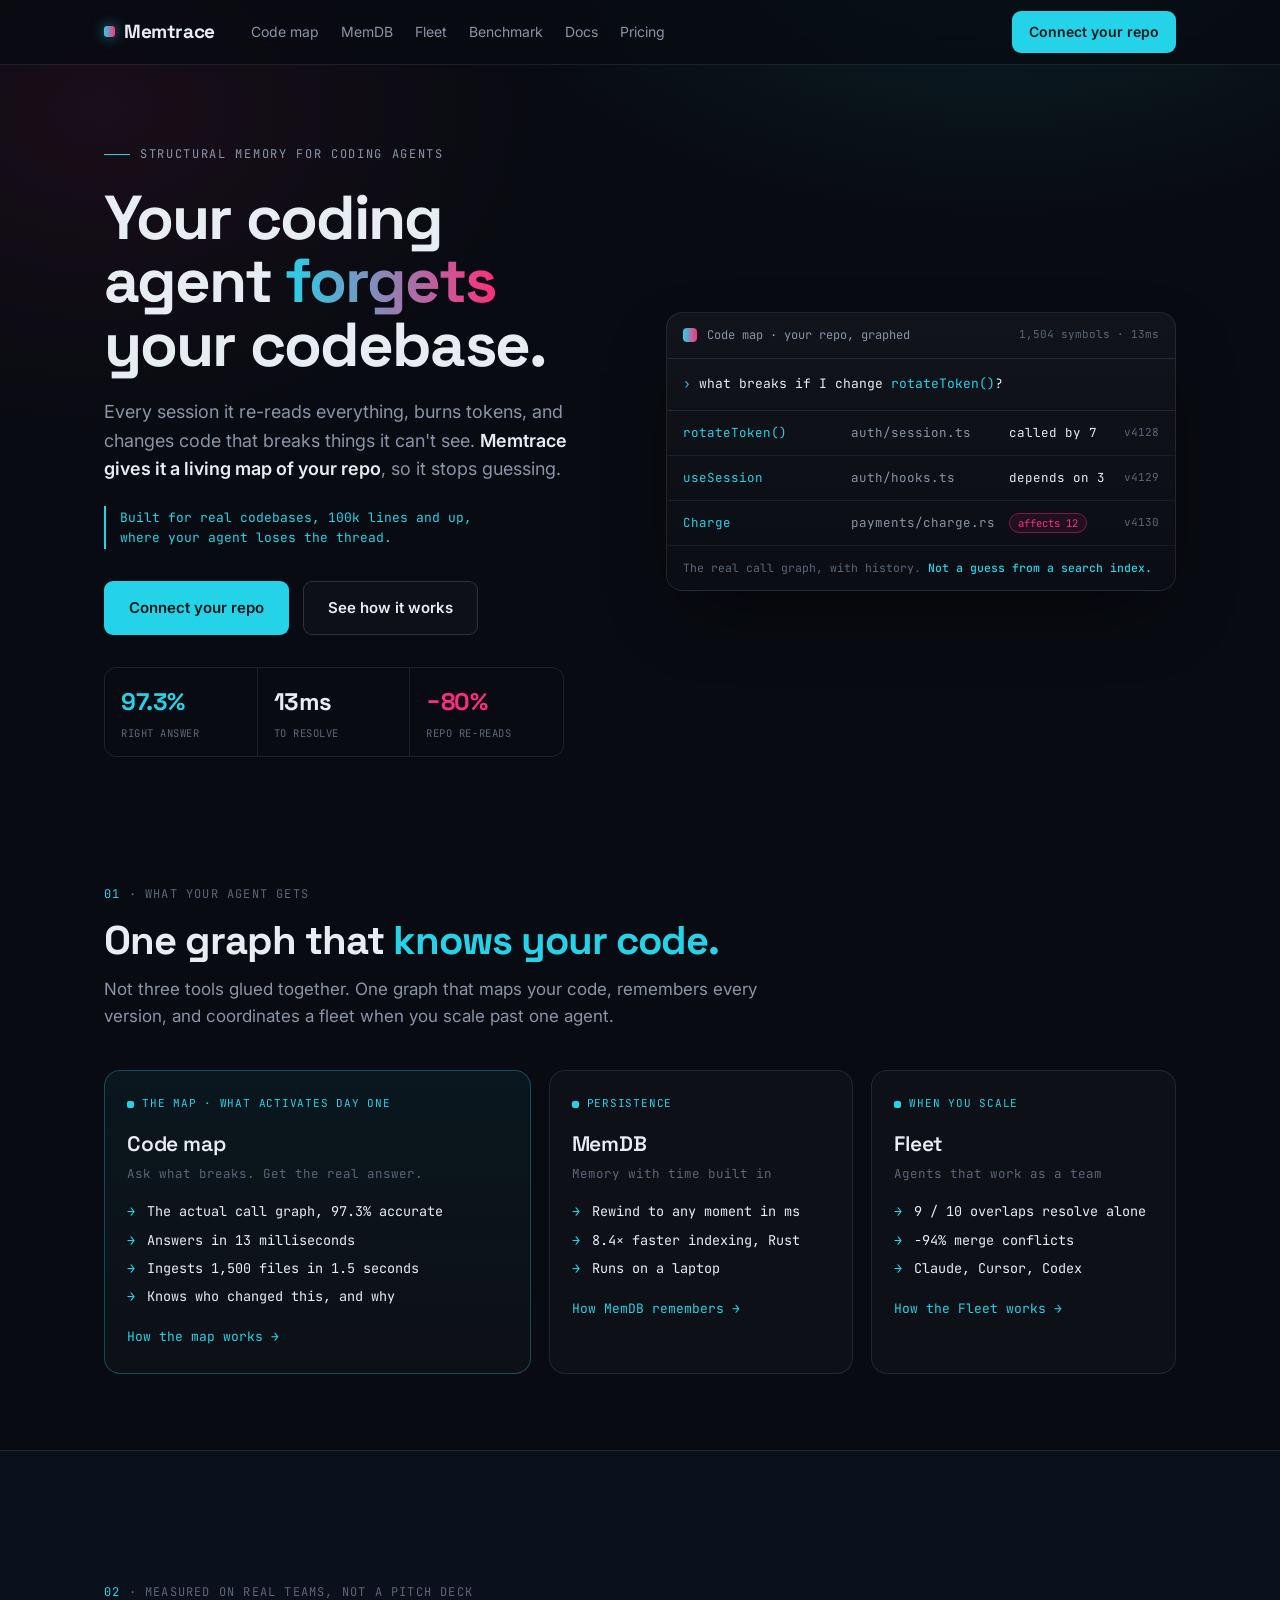
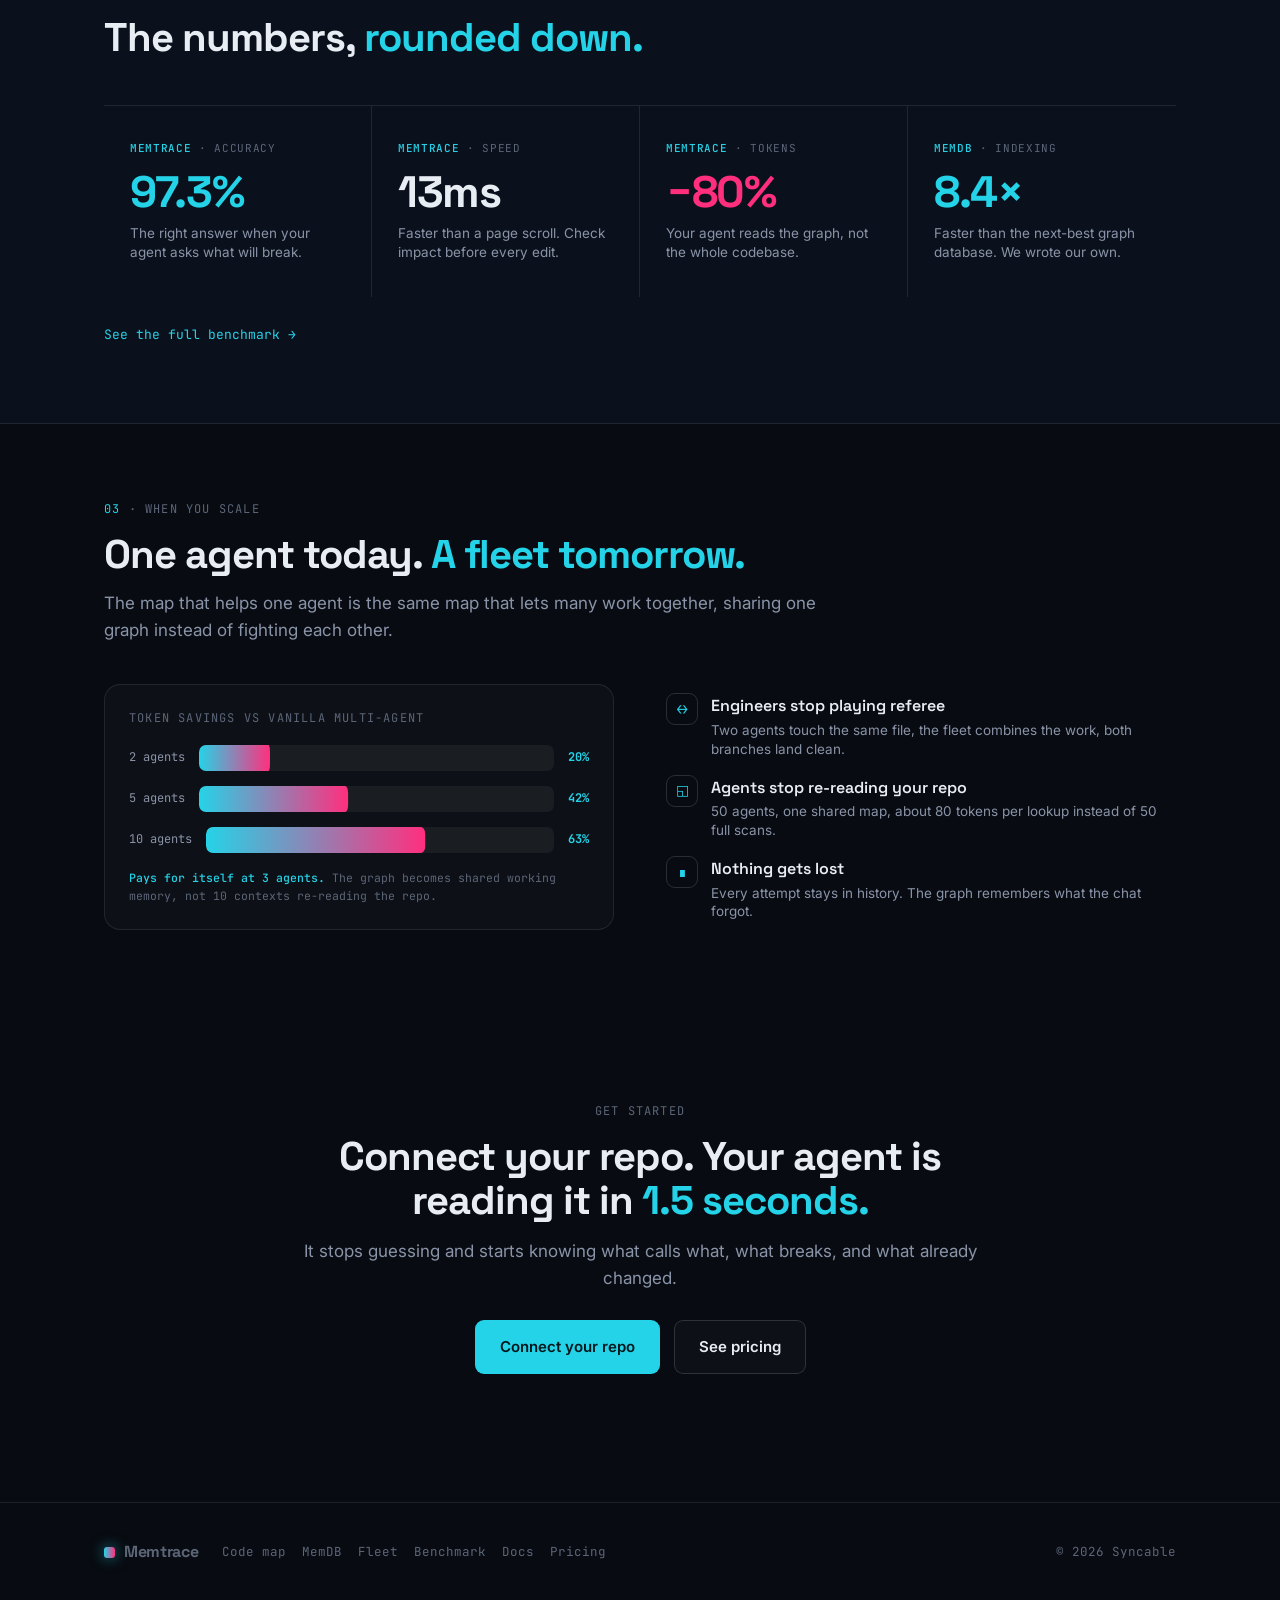
<file: index.html>
<!DOCTYPE html>
<html lang="en">
<head>
<meta charset="UTF-8">
<meta name="viewport" content="width=device-width, initial-scale=1">
<title>Memtrace | Structural memory for your coding agent</title>
<meta name="description" content="Memtrace gives your coding agent a living map of your codebase: what calls what, what breaks, and what already changed. Built for real codebases where your agent loses the thread.">
<link rel="preconnect" href="https://fonts.googleapis.com"><link rel="preconnect" href="https://fonts.gstatic.com" crossorigin>
<link href="https://fonts.googleapis.com/css2?family=Space+Grotesk:wght@400;500;600;700&family=Inter:wght@400;500;600&family=JetBrains+Mono:wght@400;500;700&display=swap" rel="stylesheet">
<link rel="stylesheet" href="styles.css">
</head>
<body>
<header><div class="wrap nav">
  <a class="logo" href="index.html"><span class="dot"></span>Memtrace</a>
  <nav class="links">
    <a href="codemap.html">Code map</a><a href="memdb.html">MemDB</a><a href="fleet.html">Fleet</a>
    <a href="benchmark.html">Benchmark</a><a href="docs.html">Docs</a><a href="pricing.html">Pricing</a>
  </nav>
  <div class="right"><a class="btn btn-primary" href="connect.html">Connect your repo</a></div>
</div></header>

<main class="wrap">
  <section class="hero split hero-split" style="padding:80px 0 52px">
    <div>
      <div class="eyebrow">Structural memory for coding agents</div>
      <h1>Your coding agent <em>forgets</em> your codebase.</h1>
      <p class="lede">Every session it re-reads everything, burns tokens, and changes code that breaks things it can't see. <b>Memtrace gives it a living map of your repo</b>, so it stops guessing.</p>
      <div class="forwho">Built for real codebases, 100k lines and up, where your agent loses the thread.</div>
      <div class="cta-row">
        <a class="btn btn-primary btn-lg" href="connect.html">Connect your repo</a>
        <a class="btn btn-ghost btn-lg" href="codemap.html">See how it works</a>
      </div>
      <div class="stats">
        <div class="stat"><div class="n c">97.3%</div><div class="l">right answer</div></div>
        <div class="stat"><div class="n">13ms</div><div class="l">to resolve</div></div>
        <div class="stat"><div class="n m">−80%</div><div class="l">repo re-reads</div></div>
      </div>
    </div>
    <div class="card reveal">
      <div class="card-head"><span class="lg"></span>Code map · your repo, graphed<span class="meta">1,504 symbols · 13ms</span></div>
      <div class="qbar"><span class="caret">›</span> what breaks if I change <span style="color:var(--cyan)">rotateToken()</span>?</div>
      <div class="row"><span class="sym">rotateToken()</span><span class="file">auth/session.ts</span><span class="rel">called by 7</span><span class="v">v4128</span></div>
      <div class="row"><span class="sym">useSession</span><span class="file">auth/hooks.ts</span><span class="rel">depends on 3</span><span class="v">v4129</span></div>
      <div class="row"><span class="sym">Charge</span><span class="file">payments/charge.rs</span><span class="rel"><span class="tag risk">affects 12</span></span><span class="v">v4130</span></div>
      <div class="card-foot">The real call graph, with history. <b>Not a guess from a search index.</b></div>
    </div>
  </section>

  <section id="map">
    <div class="smark"><span>01</span> · What your agent gets</div>
    <h2>One graph that <em>knows your code.</em></h2>
    <p class="sublede">Not three tools glued together. One graph that maps your code, remembers every version, and coordinates a fleet when you scale past one agent.</p>
    <div class="jobs">
      <div class="job lead reveal">
        <div class="jn"><span class="b"></span>The map · what activates day one</div>
        <h3>Code map</h3><div class="tag-r">Ask what breaks. Get the real answer.</div>
        <ul><li>The actual call graph, 97.3% accurate</li><li>Answers in 13 milliseconds</li><li>Ingests 1,500 files in 1.5 seconds</li><li>Knows who changed this, and why</li></ul>
        <a class="more" href="codemap.html">How the map works →</a>
      </div>
      <div class="job reveal">
        <div class="jn"><span class="b"></span>Persistence</div>
        <h3>MemDB</h3><div class="tag-r">Memory with time built in</div>
        <ul><li>Rewind to any moment in ms</li><li>8.4× faster indexing, Rust</li><li>Runs on a laptop</li></ul>
        <a class="more" href="memdb.html">How MemDB remembers →</a>
      </div>
      <div class="job reveal">
        <div class="jn"><span class="b"></span>When you scale</div>
        <h3>Fleet</h3><div class="tag-r">Agents that work as a team</div>
        <ul><li>9 / 10 overlaps resolve alone</li><li>−94% merge conflicts</li><li>Claude, Cursor, Codex</li></ul>
        <a class="more" href="fleet.html">How the Fleet works →</a>
      </div>
    </div>
  </section>
</main>

<section class="numbers" id="numbers">
  <div class="wrap" style="padding-top:56px;padding-bottom:8px">
    <div class="smark"><span>02</span> · Measured on real teams, not a pitch deck</div>
    <h2>The numbers, <em>rounded down.</em></h2>
  </div>
  <div class="wrap" style="padding-top:24px">
    <div class="numgrid">
      <div class="num"><div class="cat"><b>Memtrace</b> · accuracy</div><div class="big c">97.3%</div><p>The right answer when your agent asks what will break.</p></div>
      <div class="num"><div class="cat"><b>Memtrace</b> · speed</div><div class="big">13ms</div><p>Faster than a page scroll. Check impact before every edit.</p></div>
      <div class="num"><div class="cat"><b>Memtrace</b> · tokens</div><div class="big m">−80%</div><p>Your agent reads the graph, not the whole codebase.</p></div>
      <div class="num"><div class="cat"><b>MemDB</b> · indexing</div><div class="big c">8.4×</div><p>Faster than the next-best graph database. We wrote our own.</p></div>
    </div>
    <div style="margin-top:24px"><a class="more" href="benchmark.html">See the full benchmark →</a></div>
  </div>
</section>

<main class="wrap">
  <section id="fleet">
    <div class="smark"><span>03</span> · When you scale</div>
    <h2>One agent today. <em>A fleet tomorrow.</em></h2>
    <p class="sublede">The map that helps one agent is the same map that lets many work together, sharing one graph instead of fighting each other.</p>
    <div class="split">
      <div class="curve reveal">
        <div class="smark" style="margin-bottom:16px">Token savings vs vanilla multi-agent</div>
        <div class="bars">
          <div class="bar-row"><span class="lab">2 agents</span><div class="track"><div class="fill" style="--w:.2"></div></div><span class="pct">20%</span></div>
          <div class="bar-row"><span class="lab">5 agents</span><div class="track"><div class="fill" style="--w:.42"></div></div><span class="pct">42%</span></div>
          <div class="bar-row"><span class="lab">10 agents</span><div class="track"><div class="fill" style="--w:.63"></div></div><span class="pct">63%</span></div>
        </div>
        <div class="card-foot" style="padding:16px 0 0"><b>Pays for itself at 3 agents.</b> The graph becomes shared working memory, not 10 contexts re-reading the repo.</div>
      </div>
      <div class="feat">
        <div class="f"><div class="ic">↔</div><div><h4>Engineers stop playing referee</h4><p>Two agents touch the same file, the fleet combines the work, both branches land clean.</p></div></div>
        <div class="f"><div class="ic">◱</div><div><h4>Agents stop re-reading your repo</h4><p>50 agents, one shared map, about 80 tokens per lookup instead of 50 full scans.</p></div></div>
        <div class="f"><div class="ic">∎</div><div><h4>Nothing gets lost</h4><p>Every attempt stays in history. The graph remembers what the chat forgot.</p></div></div>
      </div>
    </div>
  </section>

  <section class="close">
    <div class="smark" style="text-align:center">Get started</div>
    <h2>Connect your repo. Your agent is reading it in <em>1.5 seconds.</em></h2>
    <p class="sublede">It stops guessing and starts knowing what calls what, what breaks, and what already changed.</p>
    <div class="cta-row" style="justify-content:center">
      <a class="btn btn-primary btn-lg" href="connect.html">Connect your repo</a>
      <a class="btn btn-ghost btn-lg" href="pricing.html">See pricing</a>
    </div>
  </section>
</main>

<footer><div class="wrap foot">
  <a class="logo" href="index.html"><span class="dot"></span>Memtrace</a>
  <nav><a href="codemap.html">Code map</a><a href="memdb.html">MemDB</a><a href="fleet.html">Fleet</a><a href="benchmark.html">Benchmark</a><a href="docs.html">Docs</a><a href="pricing.html">Pricing</a></nav>
  <span class="c">© 2026 Syncable</span>
</div></footer>
<script>const io=new IntersectionObserver((es)=>{es.forEach(e=>{if(e.isIntersecting){e.target.classList.add('in');io.unobserve(e.target)}})},{threshold:.15});document.querySelectorAll('.reveal').forEach(el=>io.observe(el));</script>
</body>
</html>
</file>
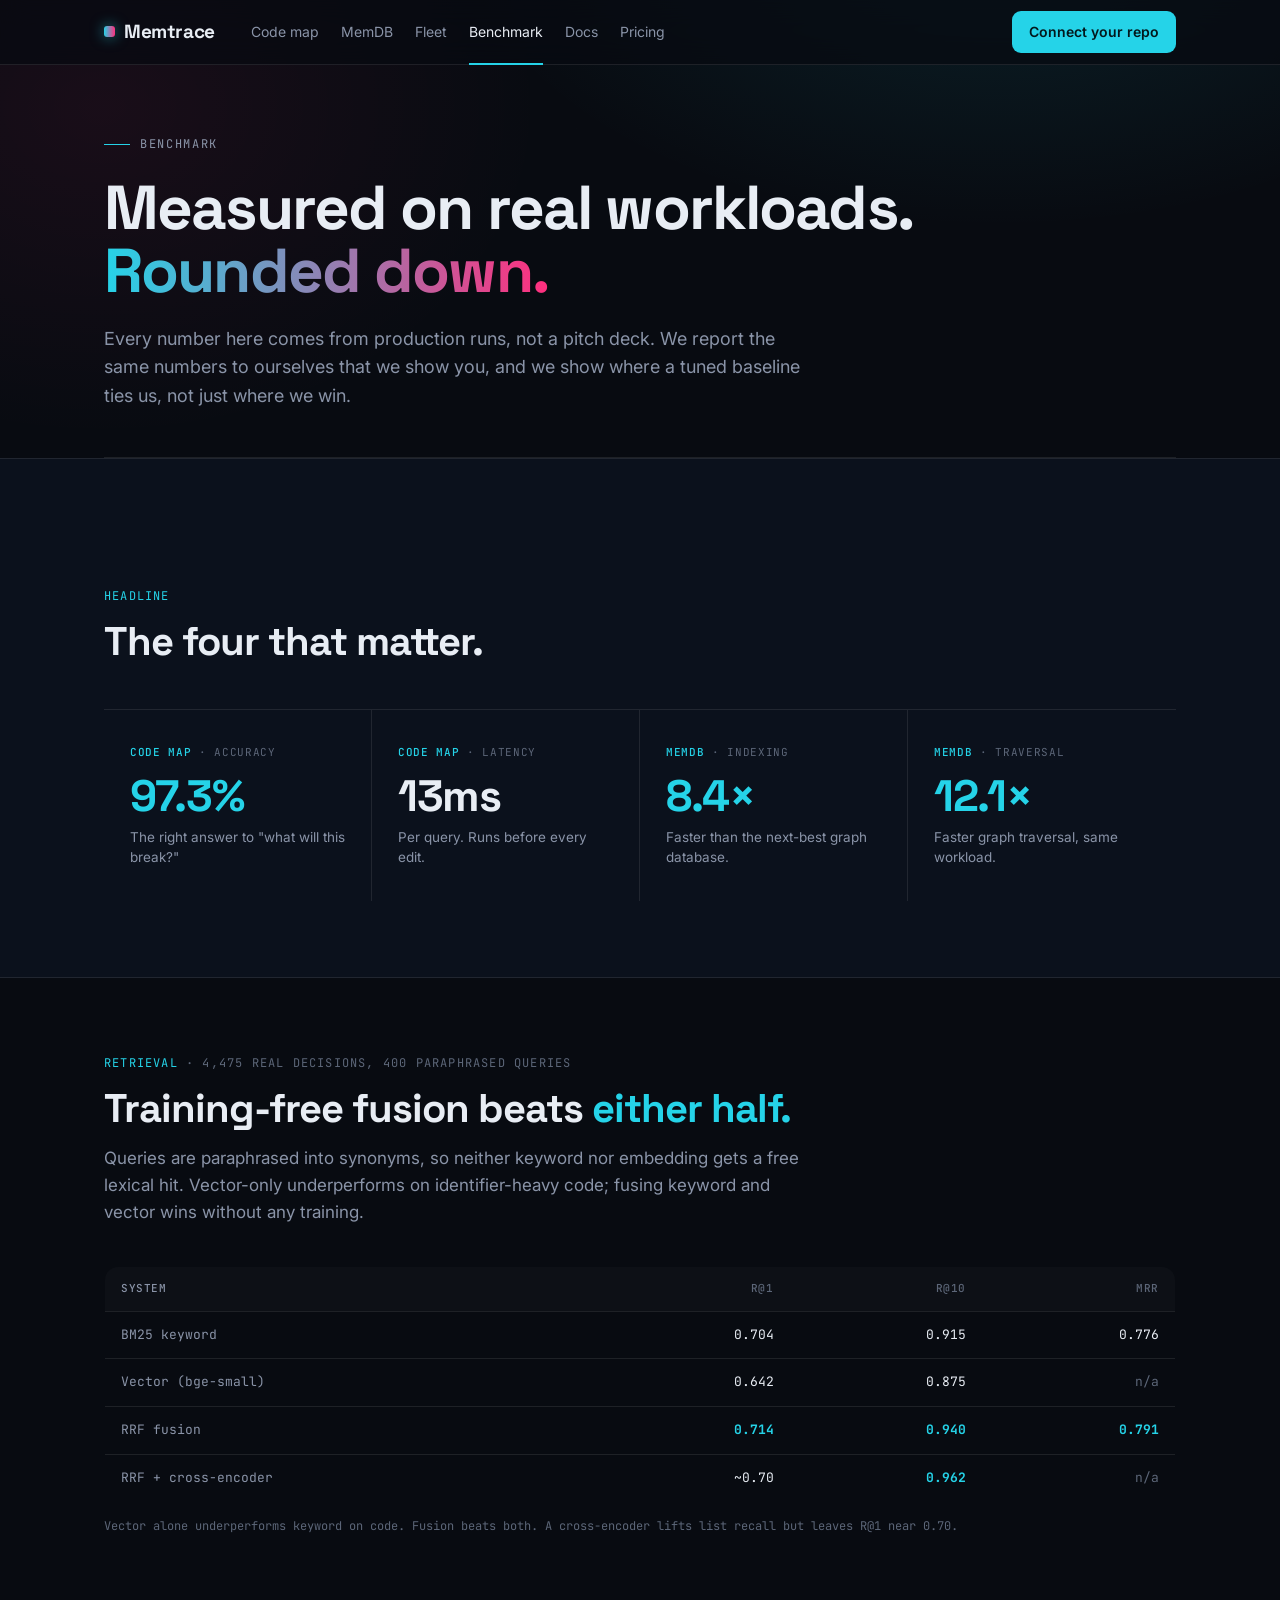
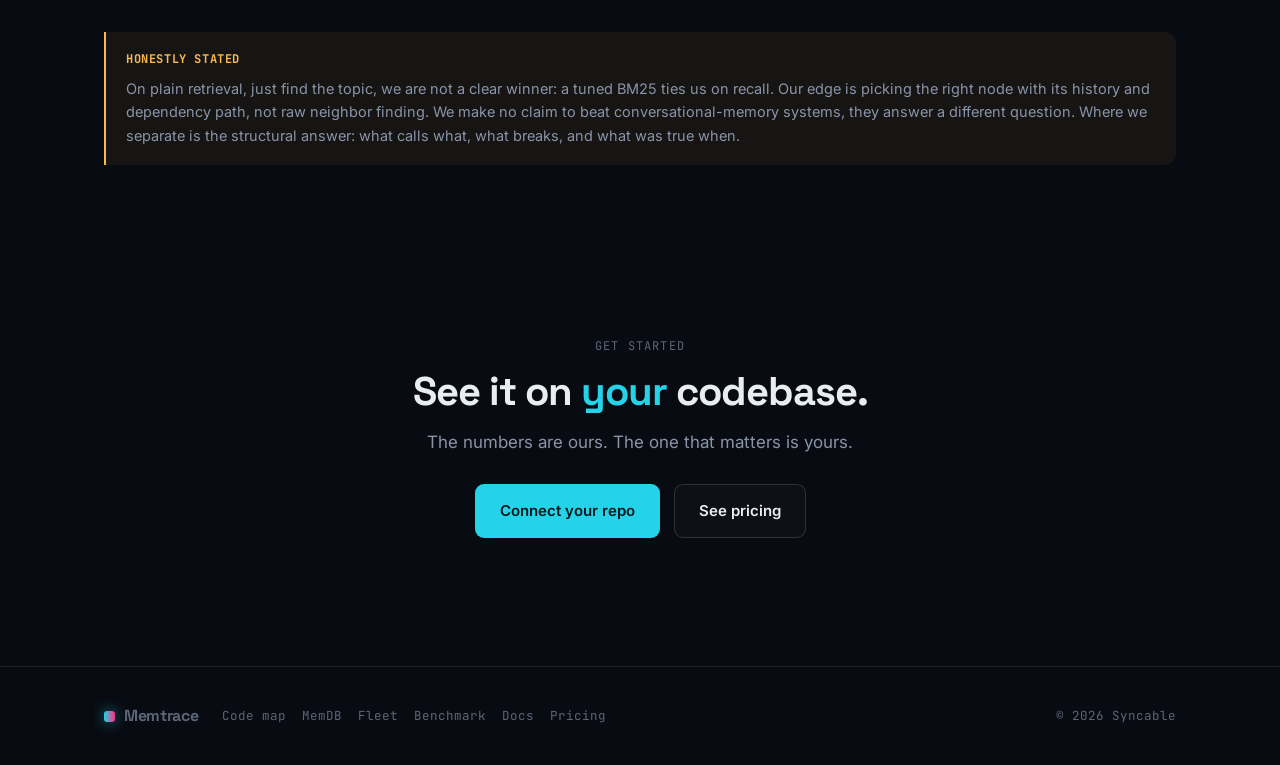
<file: benchmark.html>
<!DOCTYPE html>
<html lang="en">
<head>
<meta charset="UTF-8">
<meta name="viewport" content="width=device-width, initial-scale=1">
<title>Benchmark | Memtrace</title>
<meta name="description" content="Measured on real workloads and rounded down. We show where we tie, not just where we win.">
<link rel="preconnect" href="https://fonts.googleapis.com"><link rel="preconnect" href="https://fonts.gstatic.com" crossorigin>
<link href="https://fonts.googleapis.com/css2?family=Space+Grotesk:wght@400;500;600;700&family=Inter:wght@400;500;600&family=JetBrains+Mono:wght@400;500;700&display=swap" rel="stylesheet">
<link rel="stylesheet" href="styles.css">
</head>
<body>
<header><div class="wrap nav">
  <a class="logo" href="index.html"><span class="dot"></span>Memtrace</a>
  <nav class="links"><a href="codemap.html">Code map</a><a href="memdb.html">MemDB</a><a href="fleet.html">Fleet</a><a href="benchmark.html" class="active">Benchmark</a><a href="docs.html">Docs</a><a href="pricing.html">Pricing</a></nav>
  <div class="right"><a class="btn btn-primary" href="connect.html">Connect your repo</a></div>
</div></header>

<main class="wrap">
  <section class="phero">
    <div class="eyebrow">Benchmark</div>
    <h1 style="max-width:14em">Measured on real workloads. <em>Rounded down.</em></h1>
    <p class="lede" style="max-width:40em">Every number here comes from production runs, not a pitch deck. We report the same numbers to ourselves that we show you, and we show where a tuned baseline ties us, not just where we win.</p>
  </section>
</main>

<section class="numbers">
  <div class="wrap" style="padding-top:52px;padding-bottom:8px"><div class="smark"><span>Headline</span></div><h2>The four that matter.</h2></div>
  <div class="wrap" style="padding-top:24px"><div class="numgrid">
    <div class="num"><div class="cat"><b>Code map</b> · accuracy</div><div class="big c">97.3%</div><p>The right answer to "what will this break?"</p></div>
    <div class="num"><div class="cat"><b>Code map</b> · latency</div><div class="big">13ms</div><p>Per query. Runs before every edit.</p></div>
    <div class="num"><div class="cat"><b>MemDB</b> · indexing</div><div class="big c">8.4×</div><p>Faster than the next-best graph database.</p></div>
    <div class="num"><div class="cat"><b>MemDB</b> · traversal</div><div class="big c">12.1×</div><p>Faster graph traversal, same workload.</p></div>
  </div></div>
</section>

<main class="wrap">
  <section>
    <div class="smark"><span>Retrieval</span> · 4,475 real decisions, 400 paraphrased queries</div>
    <h2>Training-free fusion beats <em>either half.</em></h2>
    <p class="sublede">Queries are paraphrased into synonyms, so neither keyword nor embedding gets a free lexical hit. Vector-only underperforms on identifier-heavy code; fusing keyword and vector wins without any training.</p>
    <table class="btable reveal">
      <thead><tr><th>System</th><th>R@1</th><th>R@10</th><th>MRR</th></tr></thead>
      <tbody>
        <tr><td>BM25 keyword</td><td>0.704</td><td>0.915</td><td>0.776</td></tr>
        <tr><td>Vector (bge-small)</td><td>0.642</td><td>0.875</td><td style="color:var(--dim)">n/a</td></tr>
        <tr><td>RRF fusion</td><td class="win">0.714</td><td class="win">0.940</td><td class="win">0.791</td></tr>
        <tr><td>RRF + cross-encoder</td><td>~0.70</td><td class="win">0.962</td><td style="color:var(--dim)">n/a</td></tr>
      </tbody>
    </table>
    <p style="color:var(--dim);font-family:var(--mono);font-size:12px;margin-top:14px">Vector alone underperforms keyword on code. Fusion beats both. A cross-encoder lifts list recall but leaves R@1 near 0.70.</p>
  </section>

  <section style="padding-top:20px">
    <div class="note reveal">
      <b>Honestly stated</b>
      On plain retrieval, just find the topic, we are not a clear winner: a tuned BM25 ties us on recall. Our edge is picking the right node with its history and dependency path, not raw neighbor finding. We make no claim to beat conversational-memory systems, they answer a different question. Where we separate is the structural answer: what calls what, what breaks, and what was true when.
    </div>
  </section>
</main>

<section class="close">
  <div class="wrap" style="text-align:center">
    <div class="smark" style="text-align:center">Get started</div>
    <h2>See it on <em>your</em> codebase.</h2>
    <p class="sublede" style="margin:0 auto 28px">The numbers are ours. The one that matters is yours.</p>
    <div class="cta-row" style="justify-content:center"><a class="btn btn-primary btn-lg" href="connect.html">Connect your repo</a><a class="btn btn-ghost btn-lg" href="pricing.html">See pricing</a></div>
  </div>
</section>

<footer><div class="wrap foot">
  <a class="logo" href="index.html"><span class="dot"></span>Memtrace</a>
  <nav><a href="codemap.html">Code map</a><a href="memdb.html">MemDB</a><a href="fleet.html">Fleet</a><a href="benchmark.html">Benchmark</a><a href="docs.html">Docs</a><a href="pricing.html">Pricing</a></nav>
  <span class="c">© 2026 Syncable</span>
</div></footer>
<script>const io=new IntersectionObserver((es)=>{es.forEach(e=>{if(e.isIntersecting){e.target.classList.add('in');io.unobserve(e.target)}})},{threshold:.15});document.querySelectorAll('.reveal').forEach(el=>io.observe(el));</script>
</body>
</html>
</file>
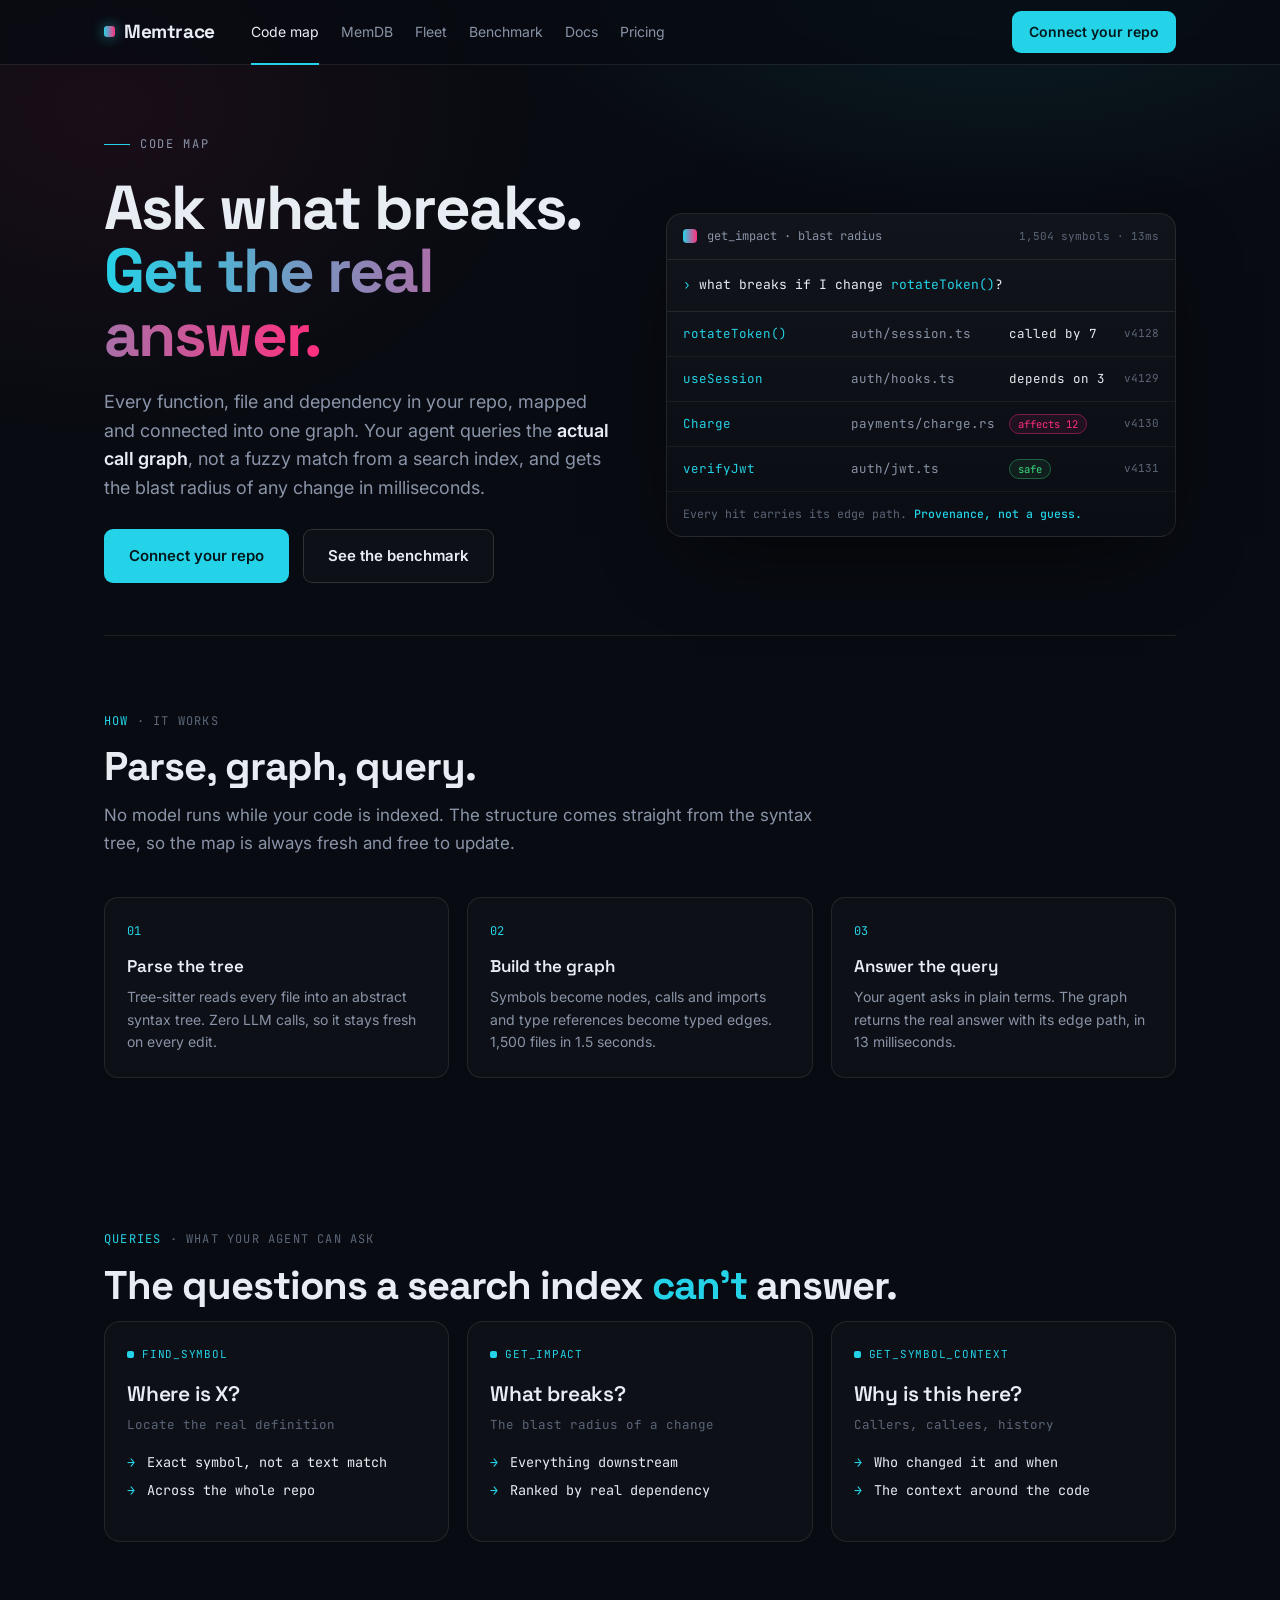
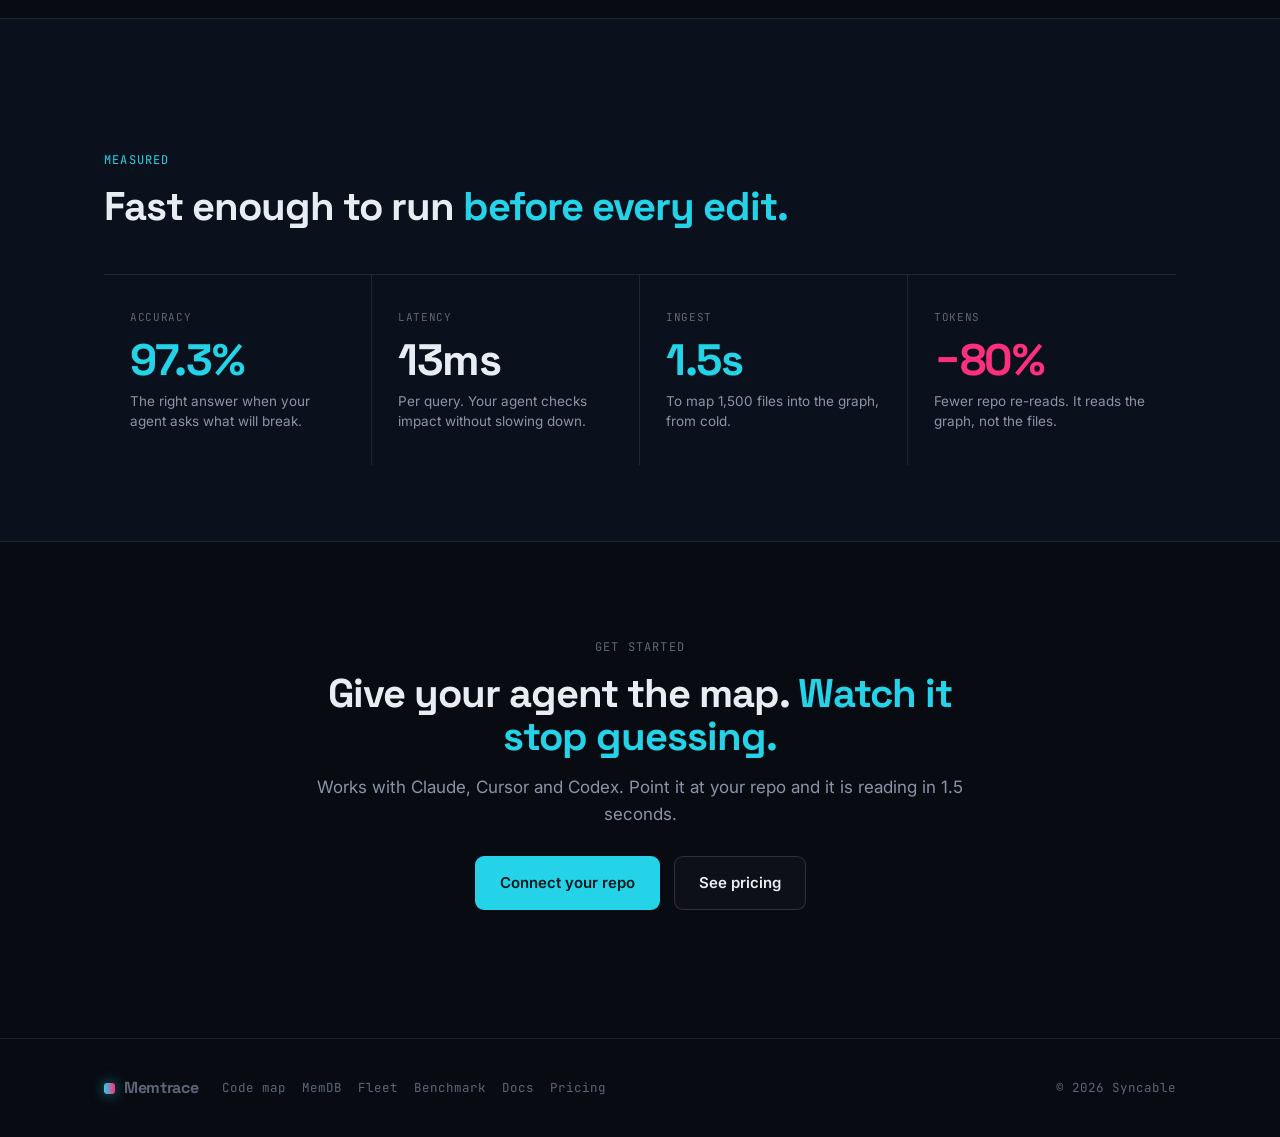
<file: codemap.html>
<!DOCTYPE html>
<html lang="en">
<head>
<meta charset="UTF-8">
<meta name="viewport" content="width=device-width, initial-scale=1">
<title>Code map | Memtrace</title>
<meta name="description" content="A living map of your codebase. Ask what breaks and get the real answer from the call graph, in milliseconds.">
<link rel="preconnect" href="https://fonts.googleapis.com"><link rel="preconnect" href="https://fonts.gstatic.com" crossorigin>
<link href="https://fonts.googleapis.com/css2?family=Space+Grotesk:wght@400;500;600;700&family=Inter:wght@400;500;600&family=JetBrains+Mono:wght@400;500;700&display=swap" rel="stylesheet">
<link rel="stylesheet" href="styles.css">
</head>
<body>
<header><div class="wrap nav">
  <a class="logo" href="index.html"><span class="dot"></span>Memtrace</a>
  <nav class="links"><a href="codemap.html" class="active">Code map</a><a href="memdb.html">MemDB</a><a href="fleet.html">Fleet</a><a href="benchmark.html">Benchmark</a><a href="docs.html">Docs</a><a href="pricing.html">Pricing</a></nav>
  <div class="right"><a class="btn btn-primary" href="connect.html">Connect your repo</a></div>
</div></header>

<main class="wrap">
  <section class="phero split hero-split">
    <div>
      <div class="eyebrow">Code map</div>
      <h1>Ask what breaks. <em>Get the real answer.</em></h1>
      <p class="lede">Every function, file and dependency in your repo, mapped and connected into one graph. Your agent queries the <b>actual call graph</b>, not a fuzzy match from a search index, and gets the blast radius of any change in milliseconds.</p>
      <div class="cta-row"><a class="btn btn-primary btn-lg" href="connect.html">Connect your repo</a><a class="btn btn-ghost btn-lg" href="benchmark.html">See the benchmark</a></div>
    </div>
    <div class="card reveal">
      <div class="card-head"><span class="lg"></span>get_impact · blast radius<span class="meta">1,504 symbols · 13ms</span></div>
      <div class="qbar"><span class="caret">›</span> what breaks if I change <span style="color:var(--cyan)">rotateToken()</span>?</div>
      <div class="row"><span class="sym">rotateToken()</span><span class="file">auth/session.ts</span><span class="rel">called by 7</span><span class="v">v4128</span></div>
      <div class="row"><span class="sym">useSession</span><span class="file">auth/hooks.ts</span><span class="rel">depends on 3</span><span class="v">v4129</span></div>
      <div class="row"><span class="sym">Charge</span><span class="file">payments/charge.rs</span><span class="rel"><span class="tag risk">affects 12</span></span><span class="v">v4130</span></div>
      <div class="row"><span class="sym">verifyJwt</span><span class="file">auth/jwt.ts</span><span class="rel"><span class="tag safe">safe</span></span><span class="v">v4131</span></div>
      <div class="card-foot">Every hit carries its edge path. <b>Provenance, not a guess.</b></div>
    </div>
  </section>

  <section>
    <div class="smark"><span>How</span> · it works</div>
    <h2>Parse, graph, query.</h2>
    <p class="sublede">No model runs while your code is indexed. The structure comes straight from the syntax tree, so the map is always fresh and free to update.</p>
    <div class="steps">
      <div class="step reveal"><div class="k">01</div><h4>Parse the tree</h4><p>Tree-sitter reads every file into an abstract syntax tree. Zero LLM calls, so it stays fresh on every edit.</p></div>
      <div class="step reveal"><div class="k">02</div><h4>Build the graph</h4><p>Symbols become nodes, calls and imports and type references become typed edges. 1,500 files in 1.5 seconds.</p></div>
      <div class="step reveal"><div class="k">03</div><h4>Answer the query</h4><p>Your agent asks in plain terms. The graph returns the real answer with its edge path, in 13 milliseconds.</p></div>
    </div>
  </section>

  <section>
    <div class="smark"><span>Queries</span> · what your agent can ask</div>
    <h2>The questions a search index <em>can't</em> answer.</h2>
    <div class="jobs" style="grid-template-columns:1fr 1fr 1fr">
      <div class="job reveal"><div class="jn"><span class="b"></span>find_symbol</div><h3>Where is X?</h3><div class="tag-r">Locate the real definition</div><ul><li>Exact symbol, not a text match</li><li>Across the whole repo</li></ul></div>
      <div class="job reveal"><div class="jn"><span class="b"></span>get_impact</div><h3>What breaks?</h3><div class="tag-r">The blast radius of a change</div><ul><li>Everything downstream</li><li>Ranked by real dependency</li></ul></div>
      <div class="job reveal"><div class="jn"><span class="b"></span>get_symbol_context</div><h3>Why is this here?</h3><div class="tag-r">Callers, callees, history</div><ul><li>Who changed it and when</li><li>The context around the code</li></ul></div>
    </div>
  </section>
</main>

<section class="numbers">
  <div class="wrap" style="padding-top:56px;padding-bottom:8px"><div class="smark"><span>Measured</span></div><h2>Fast enough to run <em>before every edit.</em></h2></div>
  <div class="wrap" style="padding-top:24px"><div class="numgrid">
    <div class="num"><div class="cat">accuracy</div><div class="big c">97.3%</div><p>The right answer when your agent asks what will break.</p></div>
    <div class="num"><div class="cat">latency</div><div class="big">13ms</div><p>Per query. Your agent checks impact without slowing down.</p></div>
    <div class="num"><div class="cat">ingest</div><div class="big c">1.5s</div><p>To map 1,500 files into the graph, from cold.</p></div>
    <div class="num"><div class="cat">tokens</div><div class="big m">−80%</div><p>Fewer repo re-reads. It reads the graph, not the files.</p></div>
  </div></div>
</section>

<main class="wrap"><section class="close">
  <div class="smark" style="text-align:center">Get started</div>
  <h2>Give your agent the map. <em>Watch it stop guessing.</em></h2>
  <p class="sublede">Works with Claude, Cursor and Codex. Point it at your repo and it is reading in 1.5 seconds.</p>
  <div class="cta-row" style="justify-content:center"><a class="btn btn-primary btn-lg" href="connect.html">Connect your repo</a><a class="btn btn-ghost btn-lg" href="pricing.html">See pricing</a></div>
</section></main>

<footer><div class="wrap foot">
  <a class="logo" href="index.html"><span class="dot"></span>Memtrace</a>
  <nav><a href="codemap.html">Code map</a><a href="memdb.html">MemDB</a><a href="fleet.html">Fleet</a><a href="benchmark.html">Benchmark</a><a href="docs.html">Docs</a><a href="pricing.html">Pricing</a></nav>
  <span class="c">© 2026 Syncable</span>
</div></footer>
<script>const io=new IntersectionObserver((es)=>{es.forEach(e=>{if(e.isIntersecting){e.target.classList.add('in');io.unobserve(e.target)}})},{threshold:.15});document.querySelectorAll('.reveal').forEach(el=>io.observe(el));</script>
</body>
</html>
</file>
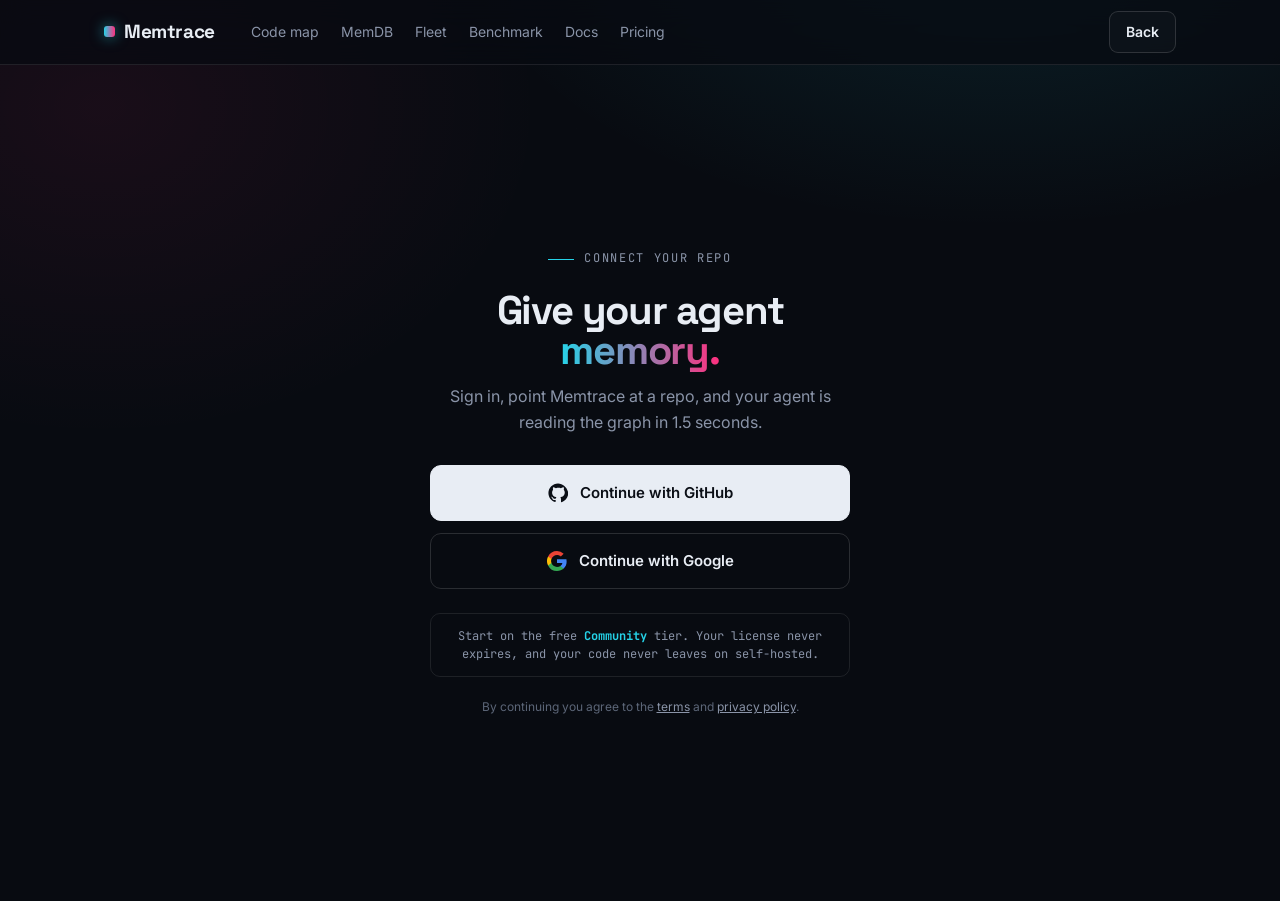
<file: connect.html>
<!DOCTYPE html>
<html lang="en">
<head>
<meta charset="UTF-8">
<meta name="viewport" content="width=device-width, initial-scale=1">
<title>Connect your repo | Memtrace</title>
<meta name="description" content="Connect your repo with GitHub or Google and your agent is reading it in 1.5 seconds.">
<link rel="preconnect" href="https://fonts.googleapis.com"><link rel="preconnect" href="https://fonts.gstatic.com" crossorigin>
<link href="https://fonts.googleapis.com/css2?family=Space+Grotesk:wght@400;500;600;700&family=Inter:wght@400;500;600&family=JetBrains+Mono:wght@400;500;700&display=swap" rel="stylesheet">
<link rel="stylesheet" href="styles.css">
<style>
.signwrap{min-height:calc(100vh - 64px);display:grid;place-items:center;padding:48px 24px}
.signcard{width:100%;max-width:420px;text-align:center}
.signcard .eyebrow{justify-content:center}
.signcard h1{font-size:clamp(30px,4vw,40px);margin-bottom:12px}
.signcard .lede{margin:0 auto 30px;font-size:16px}
.provider{display:flex;align-items:center;justify-content:center;gap:12px;width:100%;padding:15px 18px;border-radius:11px;font-family:var(--body);font-weight:600;font-size:15px;cursor:pointer;transition:transform .15s,border-color .2s,background .2s;margin-bottom:12px;border:1px solid var(--border2)}
.provider svg{width:20px;height:20px;flex:0 0 20px}
.p-github{background:#e8edf4;color:#0b0f16;border-color:#e8edf4}
.p-github:hover{transform:translateY(-1px);background:#fff}
.p-google{background:transparent;color:var(--text)}
.p-google:hover{transform:translateY(-1px);border-color:var(--cyan)}
.sep{display:flex;align-items:center;gap:14px;color:var(--dim);font-family:var(--mono);font-size:11px;letter-spacing:.08em;text-transform:uppercase;margin:20px 0}
.sep::before,.sep::after{content:"";flex:1;height:1px;background:var(--border)}
.assure{font-family:var(--mono);font-size:12px;color:var(--muted);border:1px solid var(--border);border-radius:10px;padding:13px 16px;margin-top:24px;line-height:1.5}
.assure b{color:var(--cyan)}
.fine{color:var(--dim);font-size:12px;margin-top:20px}
.fine a{color:var(--muted);text-decoration:underline}
</style>
</head>
<body>
<header><div class="wrap nav">
  <a class="logo" href="index.html"><span class="dot"></span>Memtrace</a>
  <nav class="links"><a href="codemap.html">Code map</a><a href="memdb.html">MemDB</a><a href="fleet.html">Fleet</a><a href="benchmark.html">Benchmark</a><a href="docs.html">Docs</a><a href="pricing.html">Pricing</a></nav>
  <div class="right"><a class="btn btn-ghost" href="index.html">Back</a></div>
</div></header>

<div class="signwrap">
  <div class="signcard">
    <div class="eyebrow">Connect your repo</div>
    <h1>Give your agent <em>memory.</em></h1>
    <p class="lede">Sign in, point Memtrace at a repo, and your agent is reading the graph in 1.5 seconds.</p>

    <a class="provider p-github" href="#">
      <svg viewBox="0 0 24 24" fill="currentColor"><path d="M12 .5C5.7.5.5 5.7.5 12c0 5.1 3.3 9.4 7.9 10.9.6.1.8-.3.8-.6v-2c-3.2.7-3.9-1.5-3.9-1.5-.5-1.3-1.3-1.7-1.3-1.7-1.1-.7.1-.7.1-.7 1.2.1 1.8 1.2 1.8 1.2 1 1.8 2.8 1.3 3.5 1 .1-.8.4-1.3.8-1.6-2.6-.3-5.3-1.3-5.3-5.8 0-1.3.5-2.3 1.2-3.1-.1-.3-.5-1.5.1-3.1 0 0 1-.3 3.3 1.2 1-.3 2-.4 3-.4s2 .1 3 .4c2.3-1.6 3.3-1.2 3.3-1.2.6 1.6.2 2.8.1 3.1.8.8 1.2 1.8 1.2 3.1 0 4.5-2.7 5.5-5.3 5.8.4.4.8 1.1.8 2.2v3.3c0 .3.2.7.8.6 4.6-1.5 7.9-5.8 7.9-10.9C23.5 5.7 18.3.5 12 .5z"/></svg>
      Continue with GitHub
    </a>

    <a class="provider p-google" href="#">
      <svg viewBox="0 0 24 24"><path fill="#4285F4" d="M23.5 12.3c0-.8-.1-1.6-.2-2.3H12v4.5h6.5a5.6 5.6 0 0 1-2.4 3.6v3h3.9c2.3-2.1 3.6-5.2 3.6-8.8z"/><path fill="#34A853" d="M12 24c3.2 0 6-1.1 8-3l-3.9-3c-1.1.7-2.5 1.2-4.1 1.2-3.1 0-5.8-2.1-6.7-5H1.3v3.1A12 12 0 0 0 12 24z"/><path fill="#FBBC05" d="M5.3 14.3a7.2 7.2 0 0 1 0-4.6V6.6H1.3a12 12 0 0 0 0 10.8l4-3.1z"/><path fill="#EA4335" d="M12 4.8c1.8 0 3.3.6 4.6 1.8l3.4-3.4A12 12 0 0 0 12 0 12 12 0 0 0 1.3 6.6l4 3.1C6.2 6.9 8.9 4.8 12 4.8z"/></svg>
      Continue with Google
    </a>

    <div class="assure">Start on the free <b>Community</b> tier. Your license never expires, and your code never leaves on self-hosted.</div>
    <p class="fine">By continuing you agree to the <a href="#">terms</a> and <a href="#">privacy policy</a>.</p>
  </div>
</div>

<script>const io=new IntersectionObserver((es)=>{es.forEach(e=>{if(e.isIntersecting){e.target.classList.add('in');io.unobserve(e.target)}})},{threshold:.15});document.querySelectorAll('.reveal').forEach(el=>io.observe(el));</script>
</body>
</html>
</file>
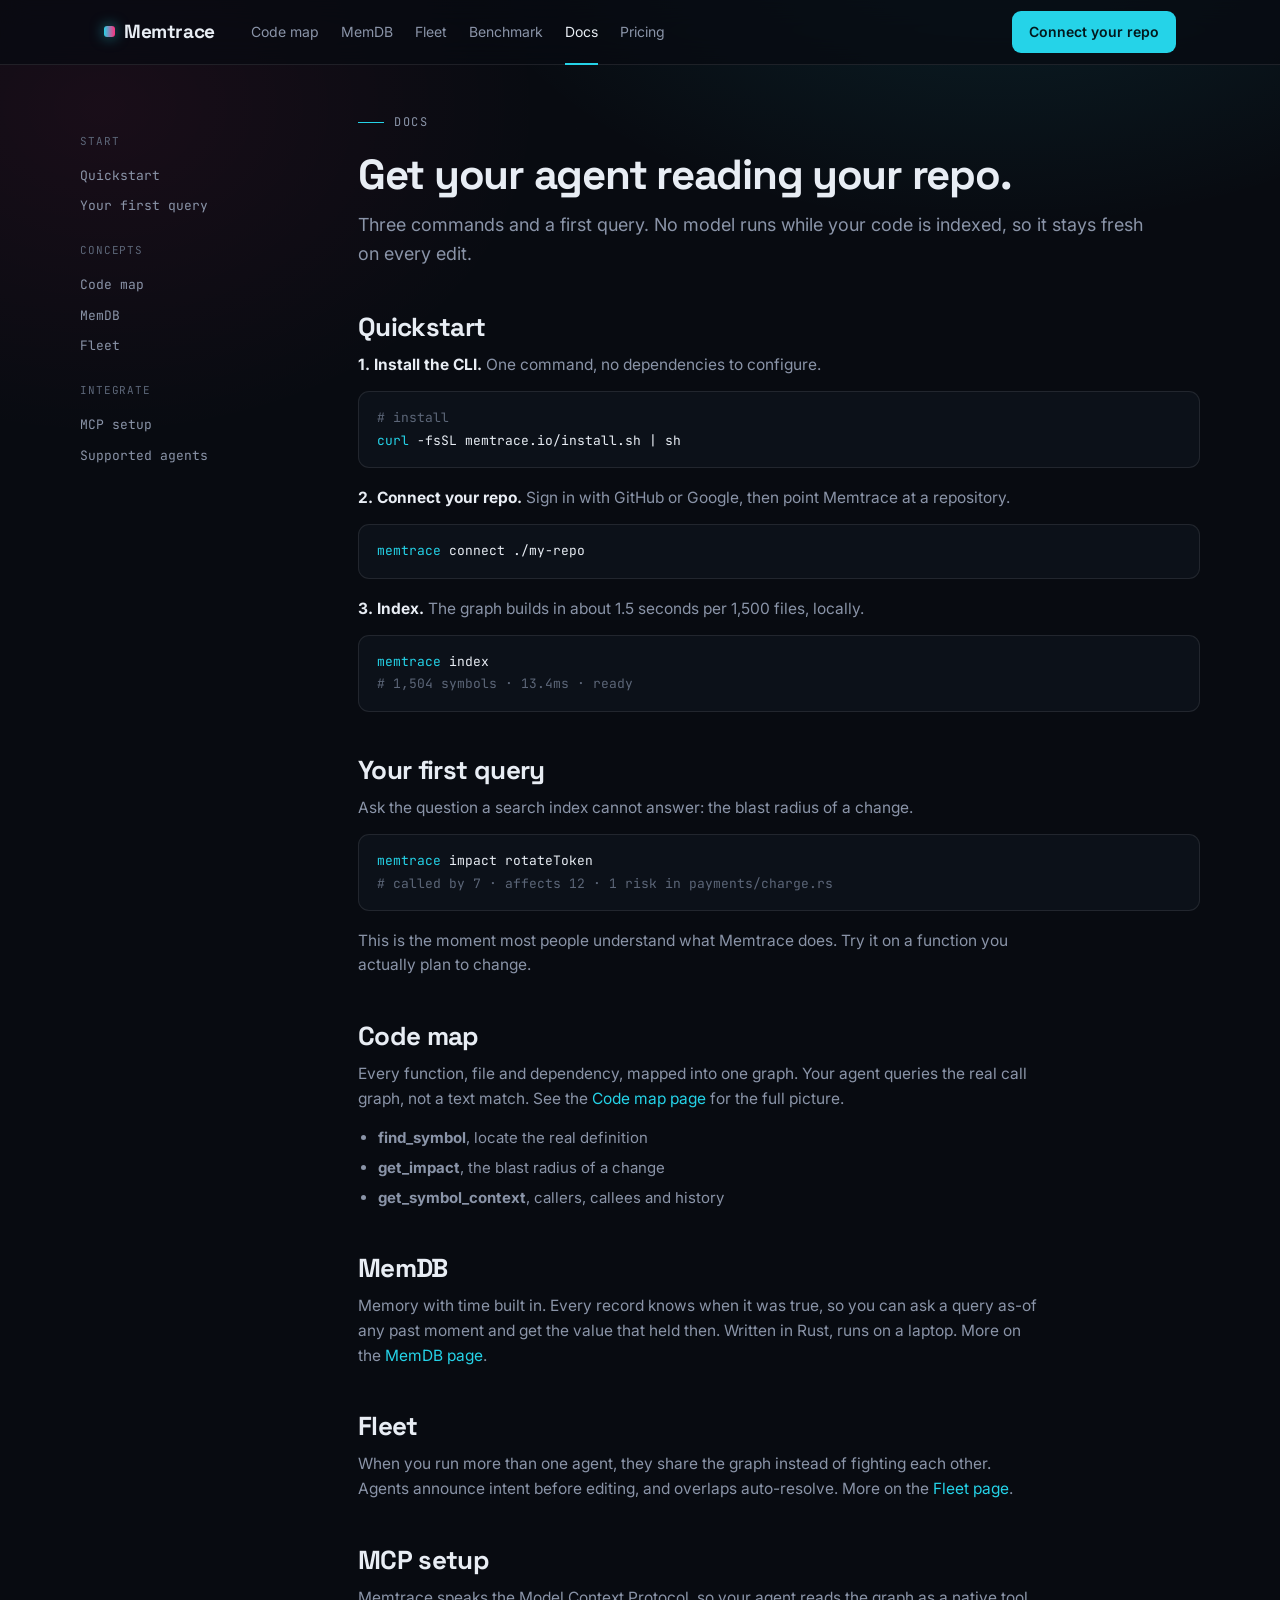
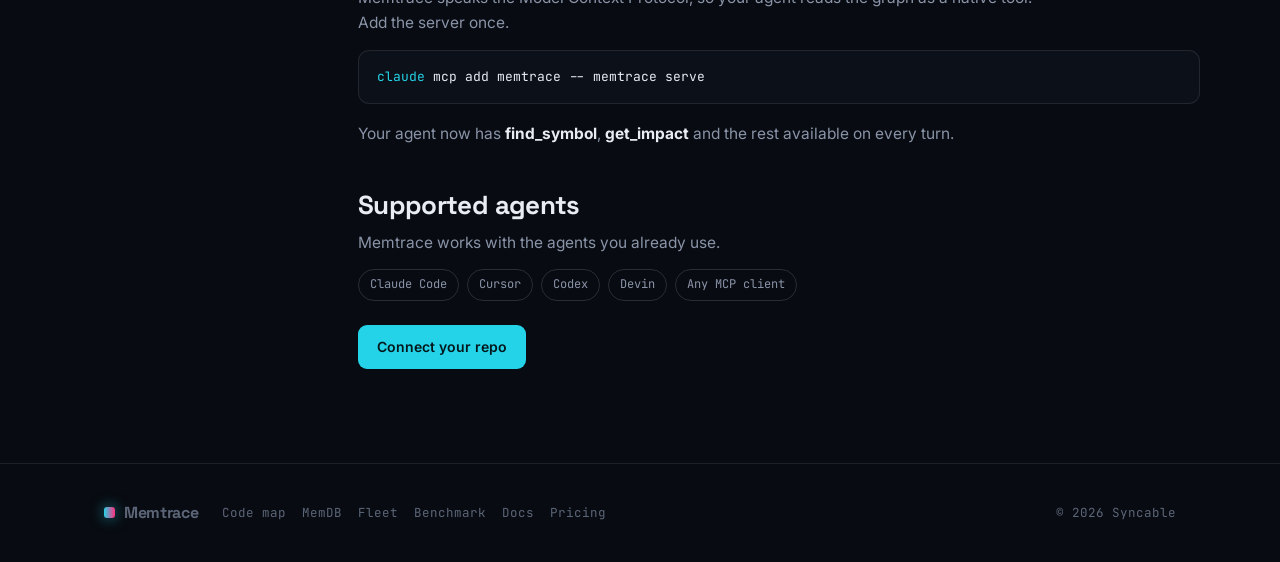
<file: docs.html>
<!DOCTYPE html>
<html lang="en">
<head>
<meta charset="UTF-8">
<meta name="viewport" content="width=device-width, initial-scale=1">
<title>Docs | Memtrace</title>
<meta name="description" content="Get your coding agent reading your repo in a few minutes. Quickstart, core concepts, and the MCP integration.">
<link rel="preconnect" href="https://fonts.googleapis.com"><link rel="preconnect" href="https://fonts.gstatic.com" crossorigin>
<link href="https://fonts.googleapis.com/css2?family=Space+Grotesk:wght@400;500;600;700&family=Inter:wght@400;500;600&family=JetBrains+Mono:wght@400;500;700&display=swap" rel="stylesheet">
<link rel="stylesheet" href="styles.css">
<style>
.docwrap{display:grid;grid-template-columns:230px 1fr;gap:48px;padding:48px 0 80px;align-items:start}
.docnav{position:sticky;top:88px;font-family:var(--mono);font-size:13px}
.docnav .g{color:var(--dim);text-transform:uppercase;letter-spacing:.08em;font-size:11px;margin:20px 0 10px}
.docnav a{display:block;color:var(--muted);padding:5px 0;transition:color .2s}
.docnav a:hover{color:var(--cyan)}
.doc h1{font-size:clamp(30px,4vw,42px);margin-bottom:14px}
.doc h2{font-size:26px;margin:44px 0 12px;scroll-margin-top:88px}
.doc h3{font-size:17px;margin:24px 0 8px}
.doc p{color:var(--muted);font-size:15.5px;margin-bottom:14px;max-width:44em}
.doc p b{color:var(--text)}
.doc ul{color:var(--muted);font-size:15px;margin:0 0 16px 20px}
.doc li{margin-bottom:6px}
.code{background:#0c1119;border:1px solid var(--border);border-radius:11px;padding:15px 18px;font-family:var(--mono);font-size:13px;color:var(--text);margin:6px 0 18px;overflow-x:auto;line-height:1.7}
.code .c{color:var(--dim)}
.code .k{color:var(--cyan)}
.doc .lead-para{font-size:18px;color:var(--muted);margin-bottom:8px}
.pillrow{display:flex;gap:8px;flex-wrap:wrap;margin:8px 0 20px}
.pillrow span{font-family:var(--mono);font-size:12px;color:var(--muted);border:1px solid var(--border2);border-radius:999px;padding:5px 11px}
@media(max-width:820px){.docwrap{grid-template-columns:1fr}.docnav{position:static}}
</style>
</head>
<body>
<header><div class="wrap nav">
  <a class="logo" href="index.html"><span class="dot"></span>Memtrace</a>
  <nav class="links"><a href="codemap.html">Code map</a><a href="memdb.html">MemDB</a><a href="fleet.html">Fleet</a><a href="benchmark.html">Benchmark</a><a href="docs.html" class="active">Docs</a><a href="pricing.html">Pricing</a></nav>
  <div class="right"><a class="btn btn-primary" href="connect.html">Connect your repo</a></div>
</div></header>

<div class="wrap docwrap">
  <aside class="docnav">
    <div class="g">Start</div>
    <a href="#quickstart">Quickstart</a>
    <a href="#first-query">Your first query</a>
    <div class="g">Concepts</div>
    <a href="#codemap">Code map</a>
    <a href="#memdb">MemDB</a>
    <a href="#fleet">Fleet</a>
    <div class="g">Integrate</div>
    <a href="#mcp">MCP setup</a>
    <a href="#agents">Supported agents</a>
  </aside>

  <div class="doc">
    <div class="eyebrow">Docs</div>
    <h1>Get your agent reading your repo.</h1>
    <p class="lead-para">Three commands and a first query. No model runs while your code is indexed, so it stays fresh on every edit.</p>

    <h2 id="quickstart">Quickstart</h2>
    <p><b>1. Install the CLI.</b> One command, no dependencies to configure.</p>
    <div class="code"><span class="c"># install</span><br><span class="k">curl</span> -fsSL memtrace.io/install.sh | sh</div>
    <p><b>2. Connect your repo.</b> Sign in with GitHub or Google, then point Memtrace at a repository.</p>
    <div class="code"><span class="k">memtrace</span> connect ./my-repo</div>
    <p><b>3. Index.</b> The graph builds in about 1.5 seconds per 1,500 files, locally.</p>
    <div class="code"><span class="k">memtrace</span> index<br><span class="c"># 1,504 symbols · 13.4ms · ready</span></div>

    <h2 id="first-query">Your first query</h2>
    <p>Ask the question a search index cannot answer: the blast radius of a change.</p>
    <div class="code"><span class="k">memtrace</span> impact rotateToken<br><span class="c"># called by 7 · affects 12 · 1 risk in payments/charge.rs</span></div>
    <p>This is the moment most people understand what Memtrace does. Try it on a function you actually plan to change.</p>

    <h2 id="codemap">Code map</h2>
    <p>Every function, file and dependency, mapped into one graph. Your agent queries the real call graph, not a text match. See the <a href="codemap.html" style="color:var(--cyan)">Code map page</a> for the full picture.</p>
    <ul><li><b>find_symbol</b>, locate the real definition</li><li><b>get_impact</b>, the blast radius of a change</li><li><b>get_symbol_context</b>, callers, callees and history</li></ul>

    <h2 id="memdb">MemDB</h2>
    <p>Memory with time built in. Every record knows when it was true, so you can ask a query as-of any past moment and get the value that held then. Written in Rust, runs on a laptop. More on the <a href="memdb.html" style="color:var(--cyan)">MemDB page</a>.</p>

    <h2 id="fleet">Fleet</h2>
    <p>When you run more than one agent, they share the graph instead of fighting each other. Agents announce intent before editing, and overlaps auto-resolve. More on the <a href="fleet.html" style="color:var(--cyan)">Fleet page</a>.</p>

    <h2 id="mcp">MCP setup</h2>
    <p>Memtrace speaks the Model Context Protocol, so your agent reads the graph as a native tool. Add the server once.</p>
    <div class="code"><span class="k">claude</span> mcp add memtrace -- memtrace serve</div>
    <p>Your agent now has <b>find_symbol</b>, <b>get_impact</b> and the rest available on every turn.</p>

    <h2 id="agents">Supported agents</h2>
    <p>Memtrace works with the agents you already use.</p>
    <div class="pillrow"><span>Claude Code</span><span>Cursor</span><span>Codex</span><span>Devin</span><span>Any MCP client</span></div>
    <p style="margin-top:24px"><a class="btn btn-primary" href="connect.html">Connect your repo</a></p>
  </div>
</div>

<footer><div class="wrap foot">
  <a class="logo" href="index.html"><span class="dot"></span>Memtrace</a>
  <nav><a href="codemap.html">Code map</a><a href="memdb.html">MemDB</a><a href="fleet.html">Fleet</a><a href="benchmark.html">Benchmark</a><a href="docs.html">Docs</a><a href="pricing.html">Pricing</a></nav>
  <span class="c">© 2026 Syncable</span>
</div></footer>
</body>
</html>
</file>
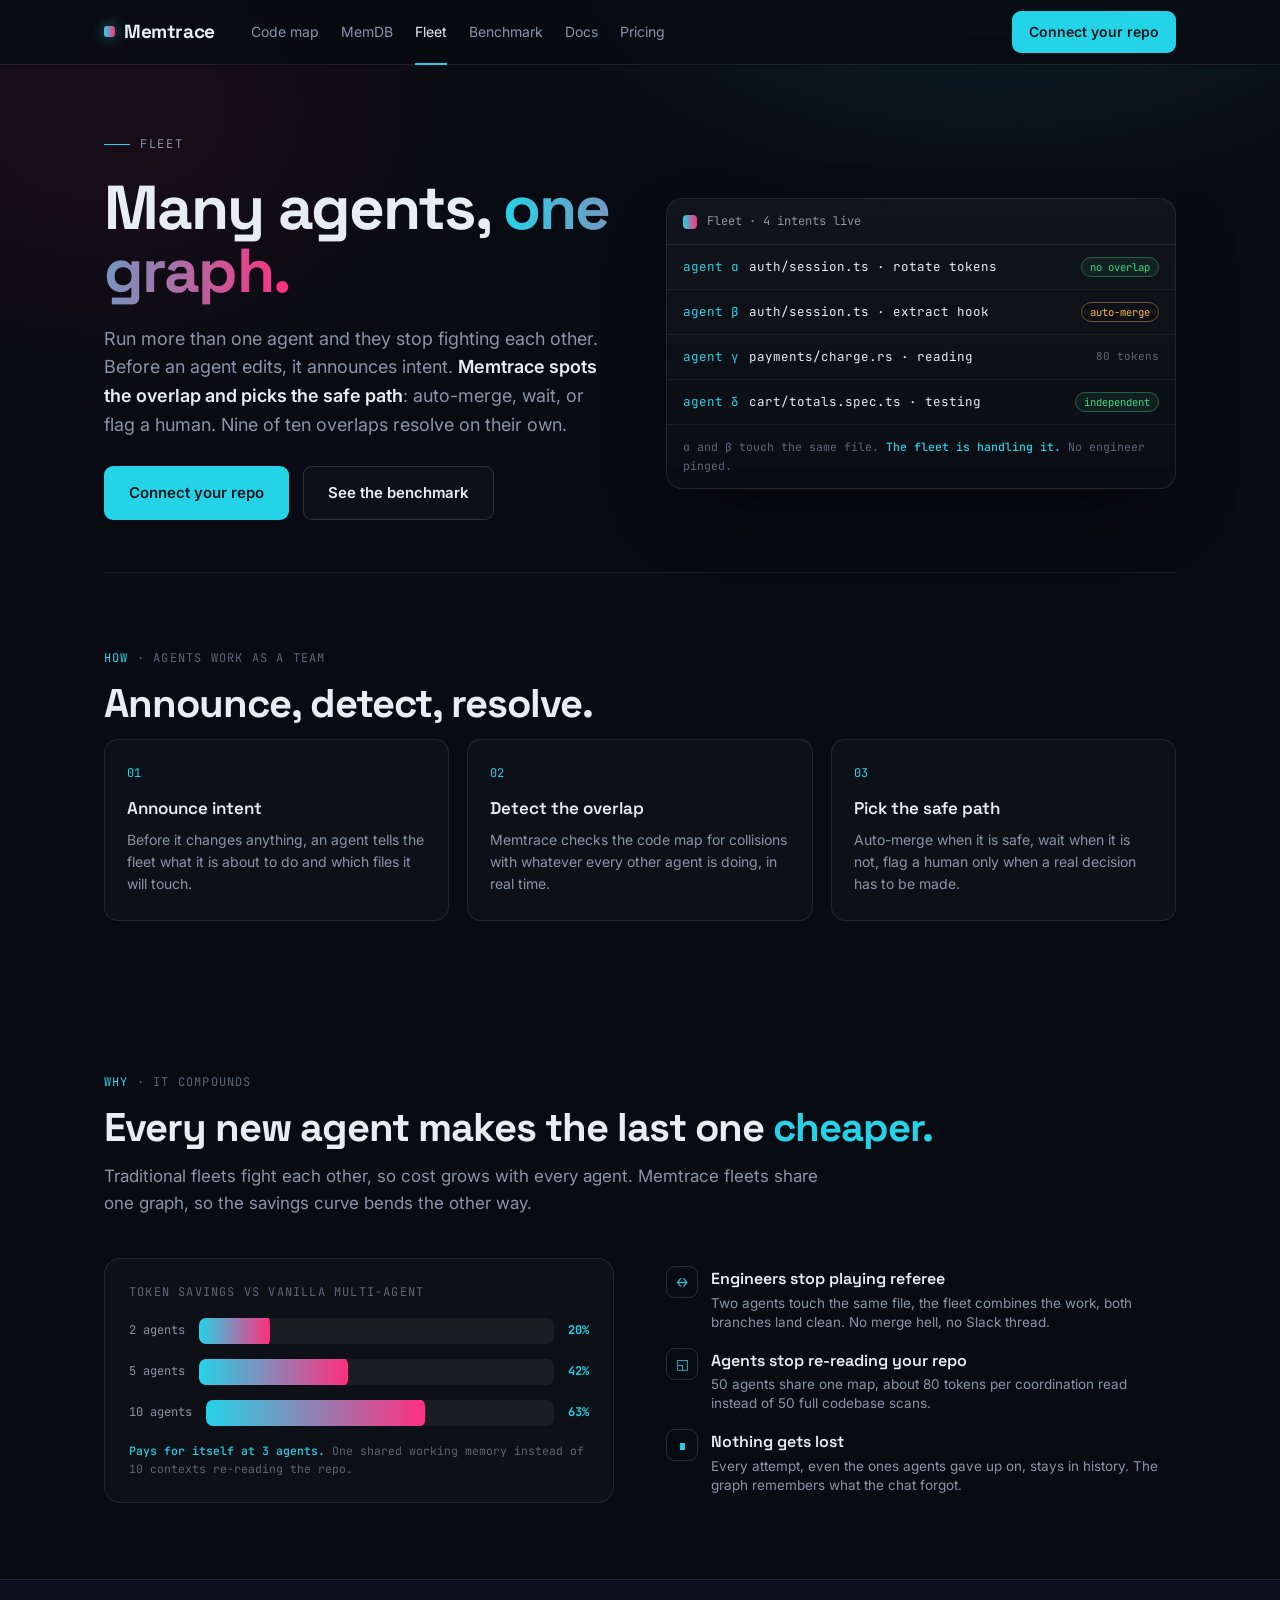
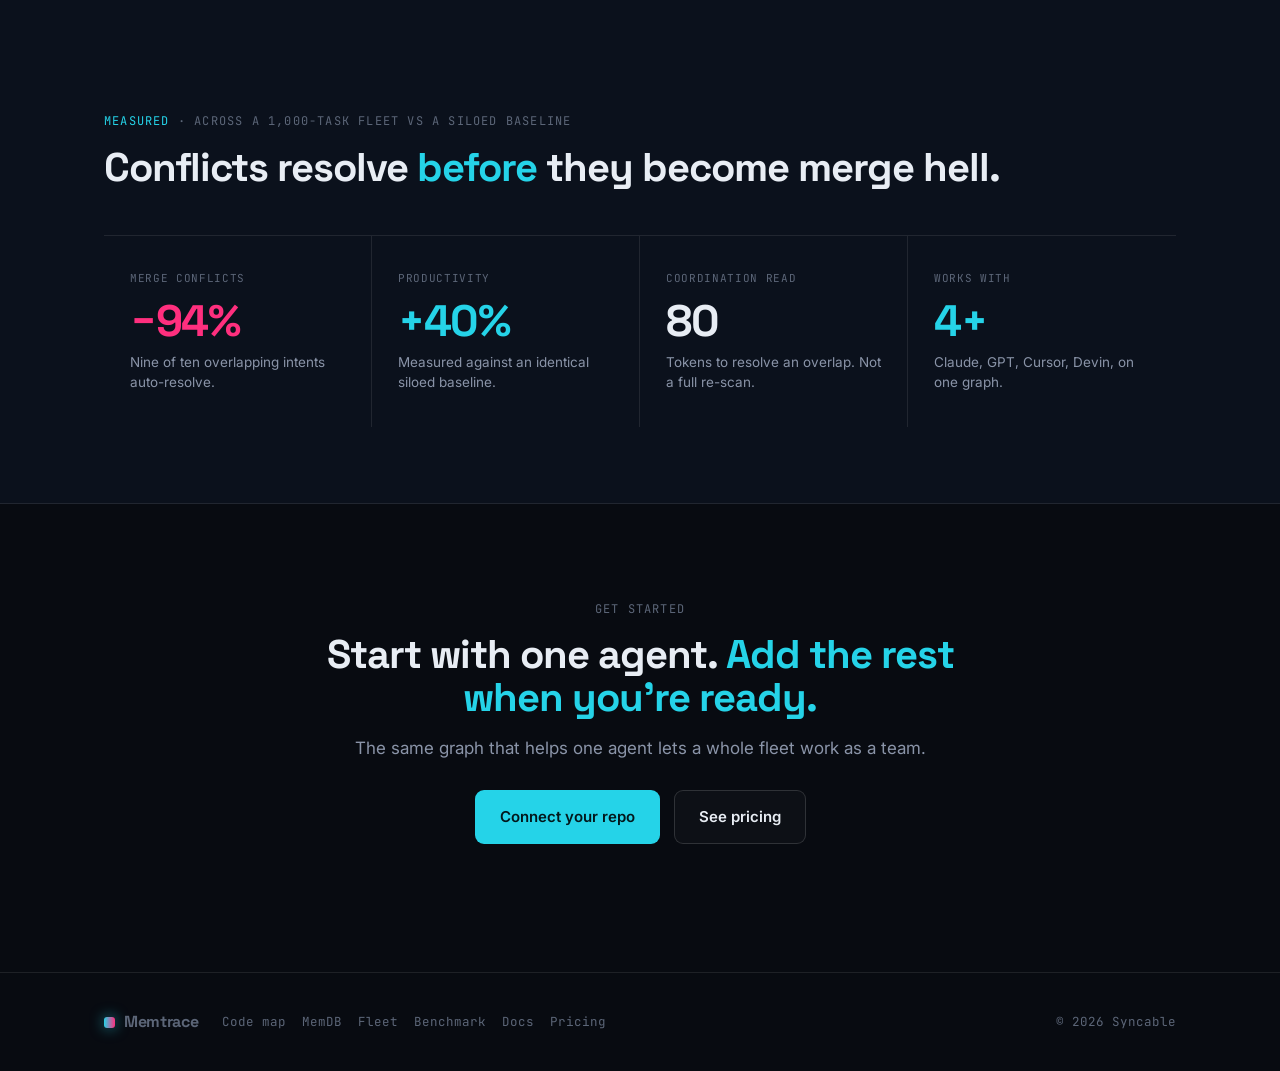
<file: fleet.html>
<!DOCTYPE html>
<html lang="en">
<head>
<meta charset="UTF-8">
<meta name="viewport" content="width=device-width, initial-scale=1">
<title>Fleet | Memtrace</title>
<meta name="description" content="Run many coding agents on one graph. They announce intent, Memtrace resolves overlaps, and branches land clean. Nine of ten overlaps resolve without a human.">
<link rel="preconnect" href="https://fonts.googleapis.com"><link rel="preconnect" href="https://fonts.gstatic.com" crossorigin>
<link href="https://fonts.googleapis.com/css2?family=Space+Grotesk:wght@400;500;600;700&family=Inter:wght@400;500;600&family=JetBrains+Mono:wght@400;500;700&display=swap" rel="stylesheet">
<link rel="stylesheet" href="styles.css">
</head>
<body>
<header><div class="wrap nav">
  <a class="logo" href="index.html"><span class="dot"></span>Memtrace</a>
  <nav class="links"><a href="codemap.html">Code map</a><a href="memdb.html">MemDB</a><a href="fleet.html" class="active">Fleet</a><a href="benchmark.html">Benchmark</a><a href="docs.html">Docs</a><a href="pricing.html">Pricing</a></nav>
  <div class="right"><a class="btn btn-primary" href="connect.html">Connect your repo</a></div>
</div></header>

<main class="wrap">
  <section class="phero split hero-split">
    <div>
      <div class="eyebrow">Fleet</div>
      <h1>Many agents, <em>one graph.</em></h1>
      <p class="lede">Run more than one agent and they stop fighting each other. Before an agent edits, it announces intent. <b>Memtrace spots the overlap and picks the safe path</b>: auto-merge, wait, or flag a human. Nine of ten overlaps resolve on their own.</p>
      <div class="cta-row"><a class="btn btn-primary btn-lg" href="connect.html">Connect your repo</a><a class="btn btn-ghost btn-lg" href="benchmark.html">See the benchmark</a></div>
    </div>
    <div class="card reveal">
      <div class="card-head"><span class="lg"></span>Fleet · 4 intents live</div>
      <div class="row" style="grid-template-columns:auto 1.5fr auto"><span class="sym">agent α</span><span class="rel">auth/session.ts · rotate tokens</span><span><span class="tag safe">no overlap</span></span></div>
      <div class="row" style="grid-template-columns:auto 1.5fr auto"><span class="sym">agent β</span><span class="rel">auth/session.ts · extract hook</span><span><span class="tag" style="color:var(--amber);border-color:rgba(255,184,77,.4)">auto-merge</span></span></div>
      <div class="row" style="grid-template-columns:auto 1.5fr auto"><span class="sym">agent γ</span><span class="rel">payments/charge.rs · reading</span><span class="v">80 tokens</span></div>
      <div class="row" style="grid-template-columns:auto 1.5fr auto"><span class="sym">agent δ</span><span class="rel">cart/totals.spec.ts · testing</span><span><span class="tag safe">independent</span></span></div>
      <div class="card-foot">α and β touch the same file. <b>The fleet is handling it.</b> No engineer pinged.</div>
    </div>
  </section>

  <section>
    <div class="smark"><span>How</span> · agents work as a team</div>
    <h2>Announce, detect, resolve.</h2>
    <div class="steps">
      <div class="step reveal"><div class="k">01</div><h4>Announce intent</h4><p>Before it changes anything, an agent tells the fleet what it is about to do and which files it will touch.</p></div>
      <div class="step reveal"><div class="k">02</div><h4>Detect the overlap</h4><p>Memtrace checks the code map for collisions with whatever every other agent is doing, in real time.</p></div>
      <div class="step reveal"><div class="k">03</div><h4>Pick the safe path</h4><p>Auto-merge when it is safe, wait when it is not, flag a human only when a real decision has to be made.</p></div>
    </div>
  </section>

  <section>
    <div class="smark"><span>Why</span> · it compounds</div>
    <h2>Every new agent makes the last one <em>cheaper.</em></h2>
    <p class="sublede">Traditional fleets fight each other, so cost grows with every agent. Memtrace fleets share one graph, so the savings curve bends the other way.</p>
    <div class="split">
      <div class="curve reveal">
        <div class="smark" style="margin-bottom:16px">Token savings vs vanilla multi-agent</div>
        <div class="bars">
          <div class="bar-row"><span class="lab">2 agents</span><div class="track"><div class="fill" style="--w:.2"></div></div><span class="pct">20%</span></div>
          <div class="bar-row"><span class="lab">5 agents</span><div class="track"><div class="fill" style="--w:.42"></div></div><span class="pct">42%</span></div>
          <div class="bar-row"><span class="lab">10 agents</span><div class="track"><div class="fill" style="--w:.63"></div></div><span class="pct">63%</span></div>
        </div>
        <div class="card-foot" style="padding:16px 0 0"><b>Pays for itself at 3 agents.</b> One shared working memory instead of 10 contexts re-reading the repo.</div>
      </div>
      <div class="feat">
        <div class="f"><div class="ic">↔</div><div><h4>Engineers stop playing referee</h4><p>Two agents touch the same file, the fleet combines the work, both branches land clean. No merge hell, no Slack thread.</p></div></div>
        <div class="f"><div class="ic">◱</div><div><h4>Agents stop re-reading your repo</h4><p>50 agents share one map, about 80 tokens per coordination read instead of 50 full codebase scans.</p></div></div>
        <div class="f"><div class="ic">∎</div><div><h4>Nothing gets lost</h4><p>Every attempt, even the ones agents gave up on, stays in history. The graph remembers what the chat forgot.</p></div></div>
      </div>
    </div>
  </section>
</main>

<section class="numbers">
  <div class="wrap" style="padding-top:56px;padding-bottom:8px"><div class="smark"><span>Measured</span> · across a 1,000-task fleet vs a siloed baseline</div><h2>Conflicts resolve <em>before</em> they become merge hell.</h2></div>
  <div class="wrap" style="padding-top:24px"><div class="numgrid">
    <div class="num"><div class="cat">merge conflicts</div><div class="big m">−94%</div><p>Nine of ten overlapping intents auto-resolve.</p></div>
    <div class="num"><div class="cat">productivity</div><div class="big c">+40%</div><p>Measured against an identical siloed baseline.</p></div>
    <div class="num"><div class="cat">coordination read</div><div class="big">80</div><p>Tokens to resolve an overlap. Not a full re-scan.</p></div>
    <div class="num"><div class="cat">works with</div><div class="big c">4+</div><p>Claude, GPT, Cursor, Devin, on one graph.</p></div>
  </div></div>
</section>

<main class="wrap"><section class="close">
  <div class="smark" style="text-align:center">Get started</div>
  <h2>Start with one agent. <em>Add the rest when you're ready.</em></h2>
  <p class="sublede">The same graph that helps one agent lets a whole fleet work as a team.</p>
  <div class="cta-row" style="justify-content:center"><a class="btn btn-primary btn-lg" href="connect.html">Connect your repo</a><a class="btn btn-ghost btn-lg" href="pricing.html">See pricing</a></div>
</section></main>

<footer><div class="wrap foot">
  <a class="logo" href="index.html"><span class="dot"></span>Memtrace</a>
  <nav><a href="codemap.html">Code map</a><a href="memdb.html">MemDB</a><a href="fleet.html">Fleet</a><a href="benchmark.html">Benchmark</a><a href="docs.html">Docs</a><a href="pricing.html">Pricing</a></nav>
  <span class="c">© 2026 Syncable</span>
</div></footer>
<script>const io=new IntersectionObserver((es)=>{es.forEach(e=>{if(e.isIntersecting){e.target.classList.add('in');io.unobserve(e.target)}})},{threshold:.15});document.querySelectorAll('.reveal').forEach(el=>io.observe(el));</script>
</body>
</html>
</file>
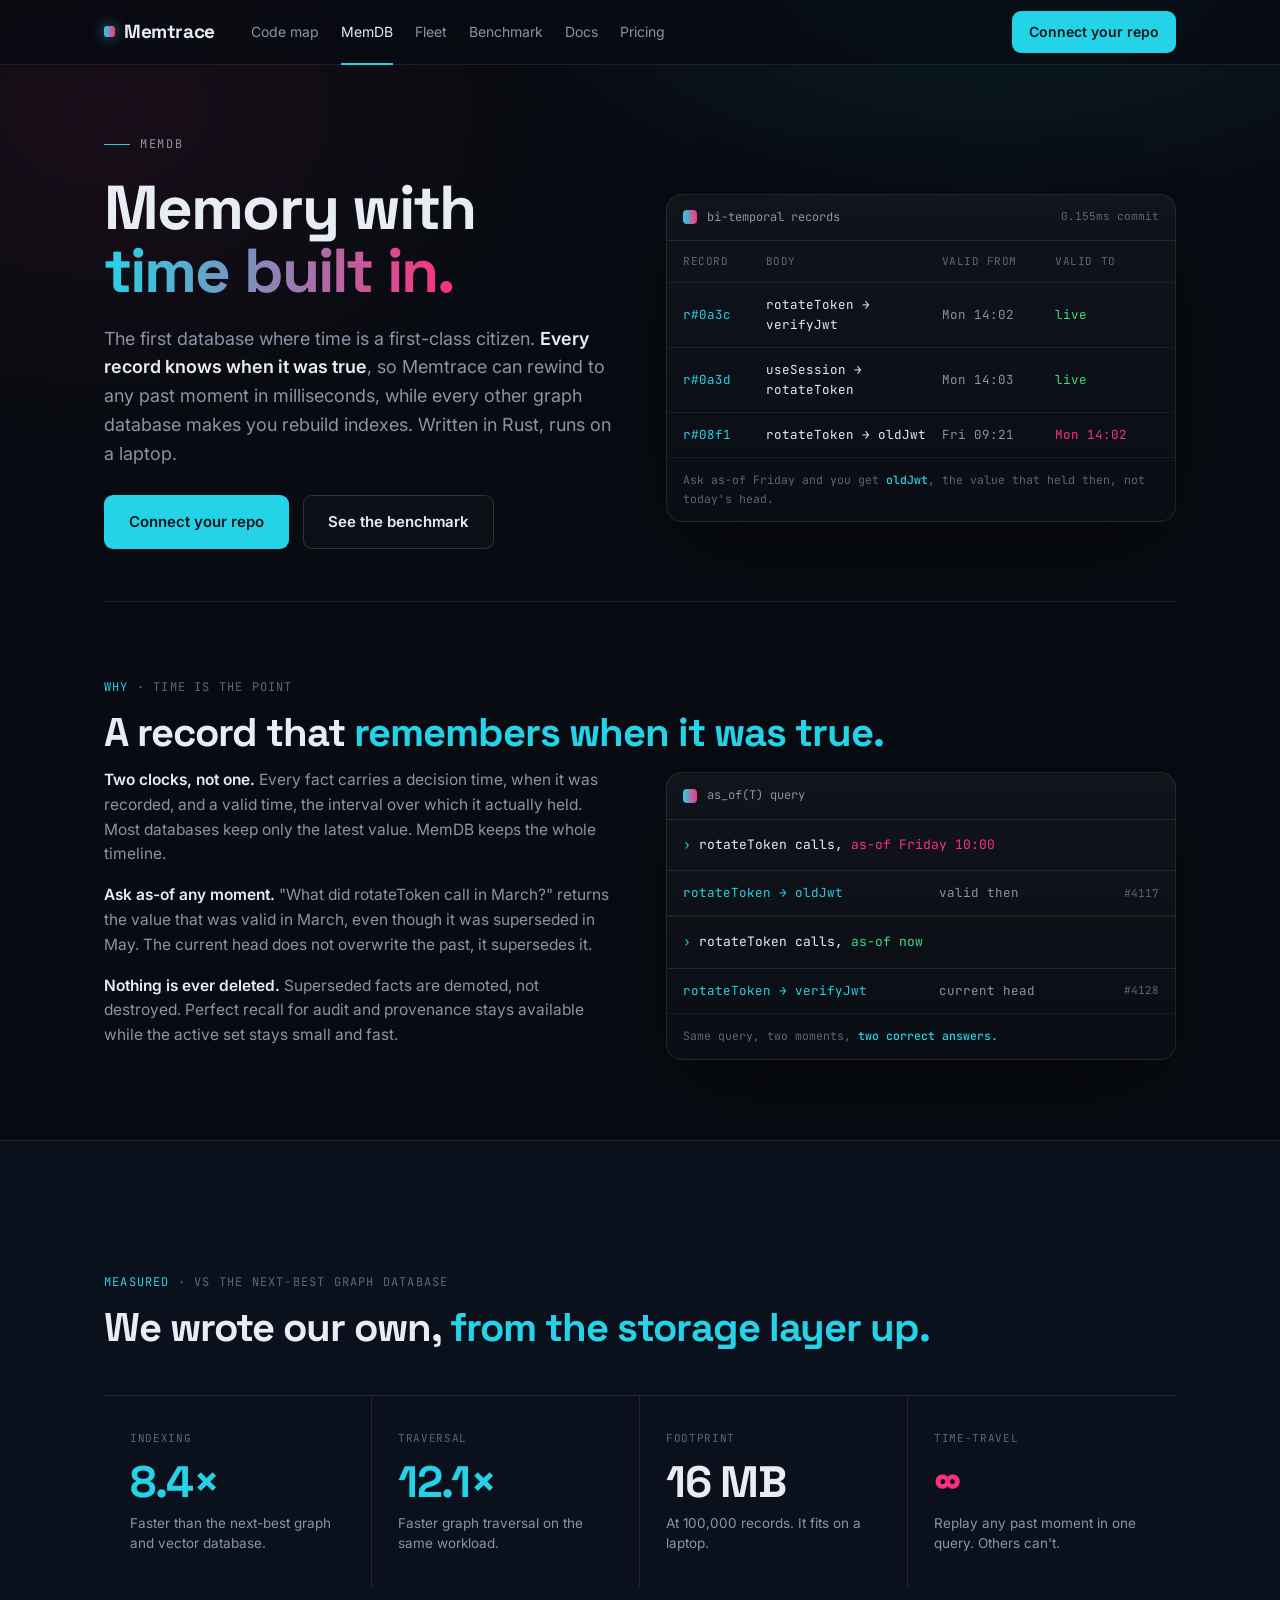
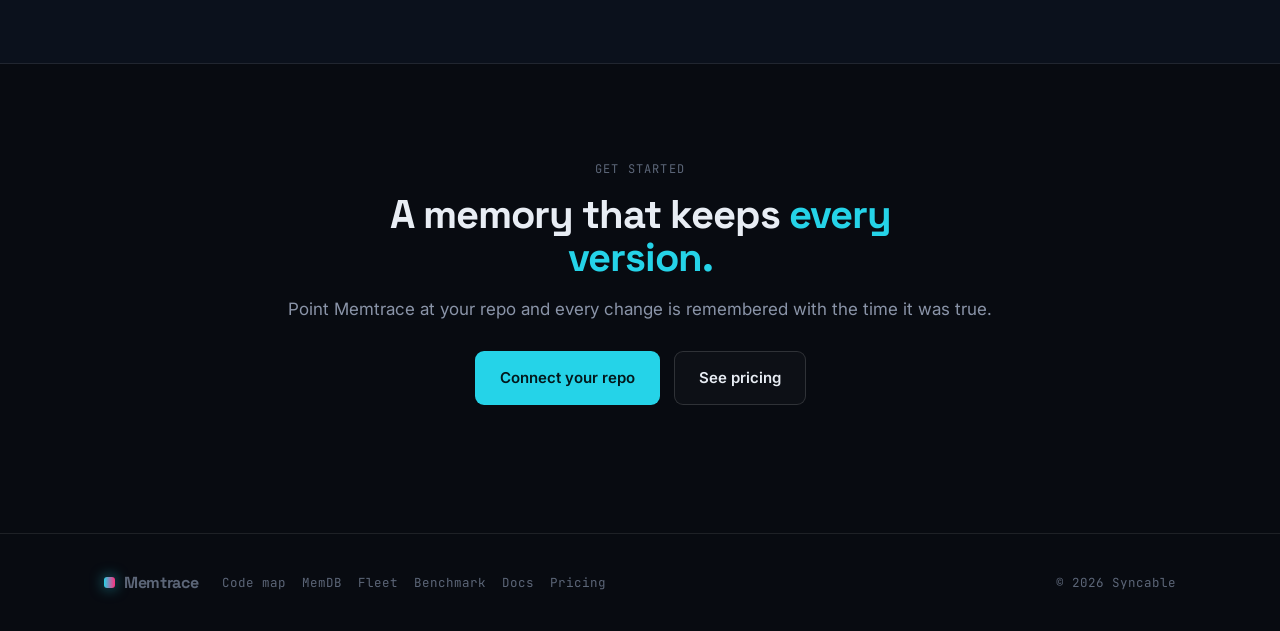
<file: memdb.html>
<!DOCTYPE html>
<html lang="en">
<head>
<meta charset="UTF-8">
<meta name="viewport" content="width=device-width, initial-scale=1">
<title>MemDB | Memtrace</title>
<meta name="description" content="The database where time is a first-class citizen. Every record knows when it was true, so any past moment replays in milliseconds.">
<link rel="preconnect" href="https://fonts.googleapis.com"><link rel="preconnect" href="https://fonts.gstatic.com" crossorigin>
<link href="https://fonts.googleapis.com/css2?family=Space+Grotesk:wght@400;500;600;700&family=Inter:wght@400;500;600&family=JetBrains+Mono:wght@400;500;700&display=swap" rel="stylesheet">
<link rel="stylesheet" href="styles.css">
</head>
<body>
<header><div class="wrap nav">
  <a class="logo" href="index.html"><span class="dot"></span>Memtrace</a>
  <nav class="links"><a href="codemap.html">Code map</a><a href="memdb.html" class="active">MemDB</a><a href="fleet.html">Fleet</a><a href="benchmark.html">Benchmark</a><a href="docs.html">Docs</a><a href="pricing.html">Pricing</a></nav>
  <div class="right"><a class="btn btn-primary" href="connect.html">Connect your repo</a></div>
</div></header>

<main class="wrap">
  <section class="phero split hero-split">
    <div>
      <div class="eyebrow">MemDB</div>
      <h1>Memory with <em>time built in.</em></h1>
      <p class="lede">The first database where time is a first-class citizen. <b>Every record knows when it was true</b>, so Memtrace can rewind to any past moment in milliseconds, while every other graph database makes you rebuild indexes. Written in Rust, runs on a laptop.</p>
      <div class="cta-row"><a class="btn btn-primary btn-lg" href="connect.html">Connect your repo</a><a class="btn btn-ghost btn-lg" href="benchmark.html">See the benchmark</a></div>
    </div>
    <div class="card reveal">
      <div class="card-head"><span class="lg"></span>bi-temporal records<span class="meta">0.155ms commit</span></div>
      <div class="row h" style="grid-template-columns:.7fr 1.6fr 1fr 1fr"><span>record</span><span>body</span><span>valid from</span><span>valid to</span></div>
      <div class="row" style="grid-template-columns:.7fr 1.6fr 1fr 1fr"><span class="sym">r#0a3c</span><span class="rel">rotateToken → verifyJwt</span><span class="file">Mon 14:02</span><span style="color:var(--green)">live</span></div>
      <div class="row" style="grid-template-columns:.7fr 1.6fr 1fr 1fr"><span class="sym">r#0a3d</span><span class="rel">useSession → rotateToken</span><span class="file">Mon 14:03</span><span style="color:var(--green)">live</span></div>
      <div class="row" style="grid-template-columns:.7fr 1.6fr 1fr 1fr"><span class="sym">r#08f1</span><span class="rel">rotateToken → oldJwt</span><span class="file">Fri 09:21</span><span style="color:var(--magenta)">Mon 14:02</span></div>
      <div class="card-foot">Ask as-of Friday and you get <b>oldJwt</b>, the value that held then, not today's head.</div>
    </div>
  </section>

  <section>
    <div class="smark"><span>Why</span> · time is the point</div>
    <h2>A record that <em>remembers when it was true.</em></h2>
    <div class="split">
      <div class="prose reveal">
        <p><b>Two clocks, not one.</b> Every fact carries a decision time, when it was recorded, and a valid time, the interval over which it actually held. Most databases keep only the latest value. MemDB keeps the whole timeline.</p>
        <p><b>Ask as-of any moment.</b> "What did rotateToken call in March?" returns the value that was valid in March, even though it was superseded in May. The current head does not overwrite the past, it supersedes it.</p>
        <p><b>Nothing is ever deleted.</b> Superseded facts are demoted, not destroyed. Perfect recall for audit and provenance stays available while the active set stays small and fast.</p>
      </div>
      <div class="card reveal">
        <div class="card-head"><span class="lg"></span>as_of(T) query</div>
        <div class="qbar"><span class="caret">›</span> rotateToken calls, <span style="color:var(--magenta)">as-of Friday 10:00</span></div>
        <div class="row" style="grid-template-columns:1.4fr 1fr auto"><span class="sym">rotateToken → oldJwt</span><span class="file">valid then</span><span class="v">#4117</span></div>
        <div class="qbar" style="border-top:1px solid var(--border)"><span class="caret">›</span> rotateToken calls, <span style="color:var(--green)">as-of now</span></div>
        <div class="row" style="grid-template-columns:1.4fr 1fr auto"><span class="sym">rotateToken → verifyJwt</span><span class="file">current head</span><span class="v">#4128</span></div>
        <div class="card-foot">Same query, two moments, <b>two correct answers.</b></div>
      </div>
    </div>
  </section>
</main>

<section class="numbers">
  <div class="wrap" style="padding-top:56px;padding-bottom:8px"><div class="smark"><span>Measured</span> · vs the next-best graph database</div><h2>We wrote our own, <em>from the storage layer up.</em></h2></div>
  <div class="wrap" style="padding-top:24px"><div class="numgrid">
    <div class="num"><div class="cat">indexing</div><div class="big c">8.4×</div><p>Faster than the next-best graph and vector database.</p></div>
    <div class="num"><div class="cat">traversal</div><div class="big c">12.1×</div><p>Faster graph traversal on the same workload.</p></div>
    <div class="num"><div class="cat">footprint</div><div class="big">16 MB</div><p>At 100,000 records. It fits on a laptop.</p></div>
    <div class="num"><div class="cat">time-travel</div><div class="big m">∞</div><p>Replay any past moment in one query. Others can't.</p></div>
  </div></div>
</section>

<main class="wrap"><section class="close">
  <div class="smark" style="text-align:center">Get started</div>
  <h2>A memory that keeps <em>every version.</em></h2>
  <p class="sublede">Point Memtrace at your repo and every change is remembered with the time it was true.</p>
  <div class="cta-row" style="justify-content:center"><a class="btn btn-primary btn-lg" href="connect.html">Connect your repo</a><a class="btn btn-ghost btn-lg" href="pricing.html">See pricing</a></div>
</section></main>

<footer><div class="wrap foot">
  <a class="logo" href="index.html"><span class="dot"></span>Memtrace</a>
  <nav><a href="codemap.html">Code map</a><a href="memdb.html">MemDB</a><a href="fleet.html">Fleet</a><a href="benchmark.html">Benchmark</a><a href="docs.html">Docs</a><a href="pricing.html">Pricing</a></nav>
  <span class="c">© 2026 Syncable</span>
</div></footer>
<script>const io=new IntersectionObserver((es)=>{es.forEach(e=>{if(e.isIntersecting){e.target.classList.add('in');io.unobserve(e.target)}})},{threshold:.15});document.querySelectorAll('.reveal').forEach(el=>io.observe(el));</script>
</body>
</html>
</file>
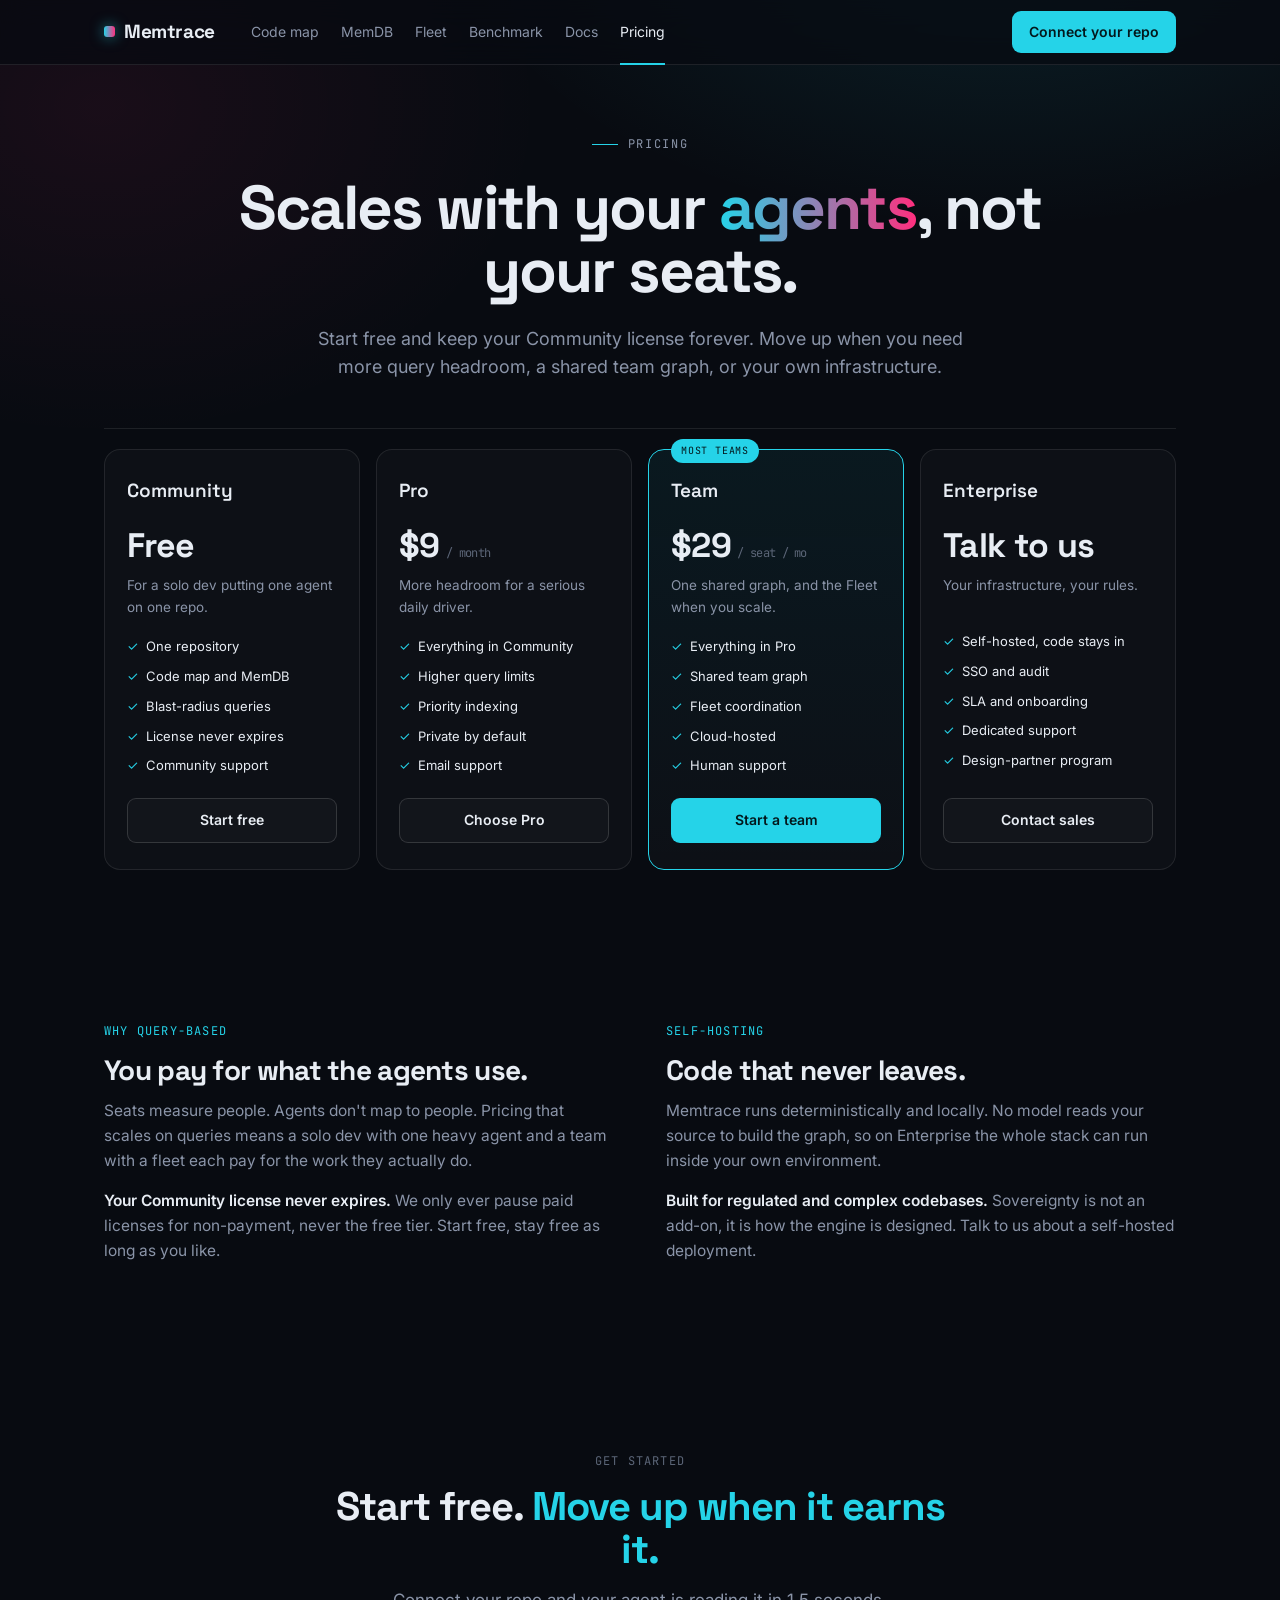
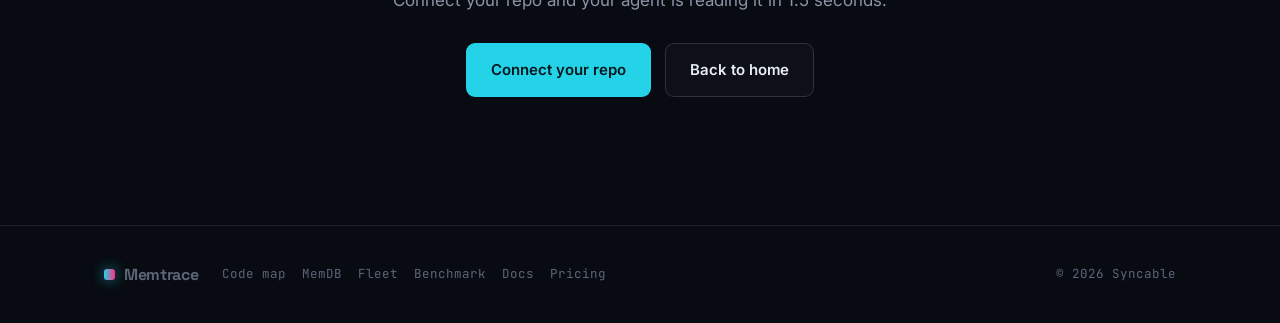
<file: pricing.html>
<!DOCTYPE html>
<html lang="en">
<head>
<meta charset="UTF-8">
<meta name="viewport" content="width=device-width, initial-scale=1">
<title>Pricing | Memtrace</title>
<meta name="description" content="Plans that scale with your agents, not just your seats. Start free, keep your Community license forever.">
<link rel="preconnect" href="https://fonts.googleapis.com"><link rel="preconnect" href="https://fonts.gstatic.com" crossorigin>
<link href="https://fonts.googleapis.com/css2?family=Space+Grotesk:wght@400;500;600;700&family=Inter:wght@400;500;600&family=JetBrains+Mono:wght@400;500;700&display=swap" rel="stylesheet">
<link rel="stylesheet" href="styles.css">
</head>
<body>
<header><div class="wrap nav">
  <a class="logo" href="index.html"><span class="dot"></span>Memtrace</a>
  <nav class="links"><a href="codemap.html">Code map</a><a href="memdb.html">MemDB</a><a href="fleet.html">Fleet</a><a href="benchmark.html">Benchmark</a><a href="docs.html">Docs</a><a href="pricing.html" class="active">Pricing</a></nav>
  <div class="right"><a class="btn btn-primary" href="connect.html">Connect your repo</a></div>
</div></header>

<main class="wrap">
  <section class="phero" style="text-align:center">
    <div class="eyebrow" style="justify-content:center">Pricing</div>
    <h1 style="max-width:15em;margin-left:auto;margin-right:auto">Scales with your <em>agents</em>, not your seats.</h1>
    <p class="lede" style="max-width:38em;margin-left:auto;margin-right:auto">Start free and keep your Community license forever. Move up when you need more query headroom, a shared team graph, or your own infrastructure.</p>
  </section>

  <section style="padding-top:20px">
    <div class="tiers">
      <div class="tier reveal">
        <div class="tn">Community</div>
        <div class="price">Free</div>
        <div class="desc">For a solo dev putting one agent on one repo.</div>
        <ul><li>One repository</li><li>Code map and MemDB</li><li>Blast-radius queries</li><li>License never expires</li><li>Community support</li></ul>
        <a class="btn btn-ghost" href="connect.html">Start free</a>
      </div>
      <div class="tier reveal">
        <div class="tn">Pro</div>
        <div class="price">$9<small> / month</small></div>
        <div class="desc">More headroom for a serious daily driver.</div>
        <ul><li>Everything in Community</li><li>Higher query limits</li><li>Priority indexing</li><li>Private by default</li><li>Email support</li></ul>
        <a class="btn btn-ghost" href="connect.html">Choose Pro</a>
      </div>
      <div class="tier featured reveal">
        <div class="badge">Most teams</div>
        <div class="tn">Team</div>
        <div class="price">$29<small> / seat / mo</small></div>
        <div class="desc">One shared graph, and the Fleet when you scale.</div>
        <ul><li>Everything in Pro</li><li>Shared team graph</li><li>Fleet coordination</li><li>Cloud-hosted</li><li>Human support</li></ul>
        <a class="btn btn-primary" href="connect.html">Start a team</a>
      </div>
      <div class="tier reveal">
        <div class="tn">Enterprise</div>
        <div class="price">Talk to us</div>
        <div class="desc">Your infrastructure, your rules.</div>
        <ul><li>Self-hosted, code stays in</li><li>SSO and audit</li><li>SLA and onboarding</li><li>Dedicated support</li><li>Design-partner program</li></ul>
        <a class="btn btn-ghost" href="connect.html">Contact sales</a>
      </div>
    </div>
  </section>

  <section>
    <div class="split">
      <div class="prose reveal">
        <div class="smark"><span>Why query-based</span></div>
        <h2 style="font-size:28px">You pay for what the agents use.</h2>
        <p>Seats measure people. Agents don't map to people. Pricing that scales on queries means a solo dev with one heavy agent and a team with a fleet each pay for the work they actually do.</p>
        <p><b>Your Community license never expires.</b> We only ever pause paid licenses for non-payment, never the free tier. Start free, stay free as long as you like.</p>
      </div>
      <div class="prose reveal">
        <div class="smark"><span>Self-hosting</span></div>
        <h2 style="font-size:28px">Code that never leaves.</h2>
        <p>Memtrace runs deterministically and locally. No model reads your source to build the graph, so on Enterprise the whole stack can run inside your own environment.</p>
        <p><b>Built for regulated and complex codebases.</b> Sovereignty is not an add-on, it is how the engine is designed. Talk to us about a self-hosted deployment.</p>
      </div>
    </div>
  </section>
</main>

<section class="close">
  <div class="wrap" style="text-align:center">
    <div class="smark" style="text-align:center">Get started</div>
    <h2>Start free. <em>Move up when it earns it.</em></h2>
    <p class="sublede" style="margin:0 auto 28px">Connect your repo and your agent is reading it in 1.5 seconds.</p>
    <div class="cta-row" style="justify-content:center"><a class="btn btn-primary btn-lg" href="connect.html">Connect your repo</a><a class="btn btn-ghost btn-lg" href="index.html">Back to home</a></div>
  </div>
</section>

<footer><div class="wrap foot">
  <a class="logo" href="index.html"><span class="dot"></span>Memtrace</a>
  <nav><a href="codemap.html">Code map</a><a href="memdb.html">MemDB</a><a href="fleet.html">Fleet</a><a href="benchmark.html">Benchmark</a><a href="docs.html">Docs</a><a href="pricing.html">Pricing</a></nav>
  <span class="c">© 2026 Syncable</span>
</div></footer>
<script>const io=new IntersectionObserver((es)=>{es.forEach(e=>{if(e.isIntersecting){e.target.classList.add('in');io.unobserve(e.target)}})},{threshold:.15});document.querySelectorAll('.reveal').forEach(el=>io.observe(el));</script>
</body>
</html>
</file>
<file: styles.css>
/* Memtrace design system, shared across all pages */
:root{
  --bg:#080b11; --bg2:#0b111c; --panel:rgba(255,255,255,.025);
  --border:rgba(255,255,255,.09); --border2:rgba(255,255,255,.14);
  --text:#e8edf4; --muted:#8a94a8; --dim:#5c6678;
  --cyan:#25d3e8; --magenta:#ff2f7e; --green:#3ddc84; --amber:#ffb84d;
  --grad:linear-gradient(90deg,#25d3e8,#ff2f7e);
  --disp:'Space Grotesk',sans-serif; --body:'Inter',sans-serif; --mono:'JetBrains Mono',ui-monospace,monospace;
}
*{box-sizing:border-box;margin:0;padding:0}
html{scroll-behavior:smooth}
body{background:var(--bg);color:var(--text);font-family:var(--body);line-height:1.6;-webkit-font-smoothing:antialiased;overflow-x:hidden}
body::before{content:"";position:fixed;inset:0;z-index:-2;background:
  radial-gradient(900px 500px at 78% -8%,rgba(37,211,232,.11),transparent 60%),
  radial-gradient(800px 600px at 8% 12%,rgba(255,47,126,.07),transparent 55%),var(--bg)}
body::after{content:"";position:fixed;inset:0;z-index:-1;opacity:.3;pointer-events:none;
  background-image:linear-gradient(rgba(255,255,255,.02) 1px,transparent 1px),linear-gradient(90deg,rgba(255,255,255,.02) 1px,transparent 1px);
  background-size:64px 64px;mask-image:radial-gradient(ellipse 80% 60% at 50% 0%,#000,transparent 75%)}
a{color:inherit;text-decoration:none}
.wrap{max-width:1120px;margin:0 auto;padding:0 24px}

/* NAV */
header{position:sticky;top:0;z-index:50;backdrop-filter:blur(14px);background:rgba(8,11,17,.72);border-bottom:1px solid var(--border)}
.nav{display:flex;align-items:center;gap:28px;height:64px}
.logo{display:flex;align-items:center;gap:9px;font-family:var(--disp);font-weight:700;font-size:19px;letter-spacing:-.02em}
.logo .dot{width:11px;height:11px;border-radius:3px;background:var(--grad);box-shadow:0 0 14px rgba(37,211,232,.6)}
.nav .links{display:flex;gap:22px;margin-left:8px;font-size:14px;color:var(--muted)}
.nav .links a{transition:color .2s;position:relative}
.nav .links a:hover{color:var(--text)}
.nav .links a.active{color:var(--text)}
.nav .links a.active::after{content:"";position:absolute;left:0;right:0;bottom:-22px;height:2px;background:var(--cyan)}
.nav .right{margin-left:auto}
.btn{font-family:var(--body);font-weight:600;font-size:14px;border-radius:9px;padding:10px 18px;border:1px solid transparent;cursor:pointer;transition:transform .15s,box-shadow .2s,border-color .2s,color .2s;display:inline-flex;align-items:center;gap:8px}
.btn-primary{background:var(--cyan);color:#03181c}
.btn-primary:hover{transform:translateY(-1px);box-shadow:0 8px 30px rgba(37,211,232,.35)}
.btn-ghost{border-color:var(--border2);color:var(--text);background:var(--panel)}
.btn-ghost:hover{border-color:var(--cyan);color:var(--cyan)}
.nav .btn{padding:9px 16px}
.btn-lg{padding:14px 24px;font-size:15px}

/* TYPE + SECTION */
section{padding:76px 0}
.eyebrow{font-family:var(--mono);font-size:12px;letter-spacing:.14em;text-transform:uppercase;color:var(--muted);margin-bottom:22px;display:flex;align-items:center;gap:10px}
.eyebrow::before{content:"";width:26px;height:1px;background:var(--cyan)}
.smark{font-family:var(--mono);font-size:12px;color:var(--dim);letter-spacing:.1em;text-transform:uppercase;margin-bottom:14px}
.smark span{color:var(--cyan)}
h1{font-family:var(--disp);font-weight:700;font-size:clamp(40px,5.6vw,62px);line-height:1.02;letter-spacing:-.03em;margin-bottom:22px}
h1 em{font-style:normal;background:var(--grad);-webkit-background-clip:text;background-clip:text;color:transparent}
h2{font-family:var(--disp);font-weight:700;font-size:clamp(28px,3.6vw,40px);letter-spacing:-.025em;line-height:1.08;margin-bottom:14px}
h2 em{font-style:normal;color:var(--cyan)}
h3{font-family:var(--disp);font-weight:600;font-size:21px;letter-spacing:-.01em}
.lede{font-size:18px;color:var(--muted);max-width:34em;margin-bottom:22px}
.lede b{color:var(--text);font-weight:600}
.sublede{color:var(--muted);font-size:17px;max-width:42em;margin-bottom:40px}
.forwho{font-family:var(--mono);font-size:13px;color:var(--cyan);border-left:2px solid var(--cyan);padding:2px 0 2px 14px;margin-bottom:32px;max-width:30em;line-height:1.5}
.cta-row{display:flex;gap:14px;flex-wrap:wrap;margin-bottom:32px}

/* PAGE HERO (child pages) */
.phero{padding:70px 0 20px;border-bottom:1px solid var(--border)}
.phero .lede{margin-bottom:26px}

/* STAT STRIP */
.stats{display:grid;grid-template-columns:repeat(3,1fr);max-width:460px;border:1px solid var(--border);border-radius:12px;overflow:hidden}
.stats.four{grid-template-columns:repeat(4,1fr);max-width:600px}
.stat{padding:15px 16px;border-right:1px solid var(--border)}
.stat:last-child{border-right:none}
.stat .n{font-family:var(--disp);font-weight:700;font-size:24px;letter-spacing:-.02em}
.stat .n.c{color:var(--cyan)}.stat .n.m{color:var(--magenta)}
.stat .l{font-family:var(--mono);font-size:10.5px;color:var(--dim);text-transform:uppercase;letter-spacing:.05em;margin-top:3px}

/* DATA CARD */
.card{border:1px solid var(--border);border-radius:16px;background:linear-gradient(180deg,rgba(255,255,255,.04),rgba(255,255,255,.012));overflow:hidden;box-shadow:0 30px 80px -30px rgba(0,0,0,.7)}
.card-head{display:flex;align-items:center;gap:10px;padding:13px 16px;border-bottom:1px solid var(--border);font-family:var(--mono);font-size:12px;color:var(--muted)}
.card-head .lg{width:14px;height:14px;border-radius:4px;background:var(--grad)}
.card-head .meta{margin-left:auto;color:var(--dim);font-size:11px}
.qbar{padding:15px 16px;border-bottom:1px solid var(--border);font-family:var(--mono);font-size:13px}
.qbar .caret{color:var(--cyan)}
.row{display:grid;grid-template-columns:1.5fr 1.4fr 1fr auto;gap:10px;padding:12px 16px;font-family:var(--mono);font-size:12.5px;border-bottom:1px solid rgba(255,255,255,.05);align-items:center}
.row:last-child{border-bottom:none}
.row.h{color:var(--dim);font-size:11px;text-transform:uppercase;letter-spacing:.05em}
.row .sym{color:var(--cyan)}.row .file{color:var(--muted)}.row .rel{color:var(--text)}
.row .v{color:var(--dim);text-align:right;font-size:11px}
.tag{font-size:10.5px;padding:2px 8px;border-radius:999px;border:1px solid var(--border2);color:var(--muted)}
.tag.risk{color:var(--magenta);border-color:rgba(255,47,126,.4);background:rgba(255,47,126,.08)}
.tag.safe{color:var(--green);border-color:rgba(61,220,132,.35);background:rgba(61,220,132,.08)}
.card-foot{padding:13px 16px;font-family:var(--mono);font-size:11.5px;color:var(--dim)}
.card-foot b{color:var(--cyan);font-weight:500}

/* SPLIT (explainer two-col) */
.split{display:grid;grid-template-columns:1fr 1fr;gap:52px;align-items:center}
.split.hero-split{align-items:center}
.prose p{color:var(--muted);font-size:15.5px;margin-bottom:16px}
.prose p b{color:var(--text);font-weight:600}

/* STEPS */
.steps{display:grid;grid-template-columns:repeat(3,1fr);gap:18px;counter-reset:s}
.step{border:1px solid var(--border);border-radius:14px;padding:24px 22px;background:var(--panel)}
.step .k{font-family:var(--mono);font-size:12px;color:var(--cyan);margin-bottom:12px}
.step h4{font-family:var(--disp);font-weight:600;font-size:17px;margin-bottom:6px}
.step p{color:var(--muted);font-size:14px}

/* JOB CARDS (home) */
.jobs{display:grid;grid-template-columns:1.4fr 1fr 1fr;gap:18px}
.job{border:1px solid var(--border);border-radius:16px;padding:24px 22px;background:var(--panel);transition:border-color .25s,transform .25s}
.job:hover{border-color:var(--border2);transform:translateY(-3px)}
.job.lead{border-color:rgba(37,211,232,.3);background:linear-gradient(180deg,rgba(37,211,232,.06),var(--panel))}
.job .jn{font-family:var(--mono);font-size:11px;text-transform:uppercase;letter-spacing:.07em;color:var(--cyan);margin-bottom:14px;display:flex;align-items:center;gap:8px}
.job .jn .b{width:7px;height:7px;border-radius:2px;background:currentColor}
.job h3{margin-bottom:4px}
.job .tag-r{font-size:12.5px;color:var(--dim);margin-bottom:18px;font-family:var(--mono)}
.job ul{list-style:none;display:flex;flex-direction:column;gap:10px;margin-bottom:18px}
.job li{font-size:13.5px;color:var(--text);padding-left:20px;position:relative;font-family:var(--mono);line-height:1.35}
.job li::before{content:"\2192";position:absolute;left:0;color:var(--cyan)}
.more{font-family:var(--mono);font-size:13px;color:var(--cyan);display:inline-flex;gap:6px;transition:gap .2s}
.more:hover{gap:11px}

/* NUMBERS */
.numbers{border-top:1px solid var(--border);border-bottom:1px solid var(--border);background:var(--bg2)}
.numgrid{display:grid;grid-template-columns:repeat(4,1fr)}
.num{padding:34px 26px;border-right:1px solid var(--border);border-top:1px solid var(--border)}
.num:last-child{border-right:none}
.num .cat{font-family:var(--mono);font-size:11px;color:var(--dim);text-transform:uppercase;letter-spacing:.06em;margin-bottom:12px}
.num .cat b{color:var(--cyan);font-weight:500}
.num .big{font-family:var(--disp);font-weight:700;font-size:44px;letter-spacing:-.03em;line-height:1;margin-bottom:10px}
.num .big.m{color:var(--magenta)}.num .big.c{color:var(--cyan)}
.num p{color:var(--muted);font-size:13.5px;line-height:1.45}

/* FLEET bars */
.curve{border:1px solid var(--border);border-radius:16px;padding:24px;background:var(--panel)}
.bars{display:flex;flex-direction:column;gap:15px;margin-top:4px}
.bar-row{display:grid;grid-template-columns:auto 1fr auto;gap:14px;align-items:center;font-family:var(--mono);font-size:12px}
.bar-row .lab{color:var(--muted);white-space:nowrap}
.track{height:26px;border-radius:7px;background:rgba(255,255,255,.05);overflow:hidden}
.fill{height:100%;border-radius:7px;background:var(--grad);transform-origin:left;transform:scaleX(0);transition:transform 1.1s cubic-bezier(.2,.7,.2,1)}
.reveal.in .fill{transform:scaleX(var(--w))}
.bar-row .pct{color:var(--cyan);font-weight:700}
.feat{display:flex;flex-direction:column;gap:16px}
.feat .f{display:flex;gap:13px;align-items:flex-start}
.feat .f .ic{flex:0 0 32px;height:32px;border-radius:9px;border:1px solid var(--border2);display:grid;place-items:center;color:var(--cyan);font-family:var(--mono);font-size:14px}
.feat .f h4{font-family:var(--disp);font-weight:600;font-size:16px;margin-bottom:2px}
.feat .f p{color:var(--muted);font-size:13.5px;line-height:1.4}

/* TABLE (benchmark) */
.btable{width:100%;border-collapse:collapse;font-family:var(--mono);font-size:13px;border:1px solid var(--border);border-radius:14px;overflow:hidden}
.btable th,.btable td{padding:13px 16px;text-align:right;border-bottom:1px solid var(--border)}
.btable th:first-child,.btable td:first-child{text-align:left;color:var(--muted)}
.btable thead th{color:var(--dim);font-weight:500;font-size:11px;text-transform:uppercase;letter-spacing:.05em;background:var(--panel)}
.btable td.win{color:var(--cyan);font-weight:700}
.btable td.zero{color:var(--magenta)}
.btable tbody tr:last-child td{border-bottom:none}
.note{border-left:2px solid var(--amber);background:rgba(255,184,77,.06);padding:18px 20px;border-radius:0 12px 12px 0;color:var(--muted);font-size:14.5px}
.note b{color:var(--amber);font-family:var(--mono);font-size:12px;letter-spacing:.05em;text-transform:uppercase;display:block;margin-bottom:8px}

/* PRICING */
.tiers{display:grid;grid-template-columns:repeat(4,1fr);gap:16px;align-items:stretch}
.tier{border:1px solid var(--border);border-radius:16px;padding:26px 22px;background:var(--panel);display:flex;flex-direction:column}
.tier.featured{border-color:var(--cyan);background:linear-gradient(180deg,rgba(37,211,232,.07),var(--panel));position:relative}
.tier .badge{position:absolute;top:-11px;left:22px;font-family:var(--mono);font-size:10px;letter-spacing:.08em;text-transform:uppercase;color:#03181c;background:var(--cyan);padding:4px 10px;border-radius:999px}
.tier .tn{font-family:var(--disp);font-weight:600;font-size:19px;margin-bottom:6px}
.tier .price{font-family:var(--disp);font-weight:700;font-size:34px;letter-spacing:-.02em;margin:6px 0 2px}
.tier .price small{font-family:var(--mono);font-size:12px;color:var(--dim);font-weight:400}
.tier .desc{color:var(--muted);font-size:13.5px;margin-bottom:18px;min-height:38px}
.tier ul{list-style:none;display:flex;flex-direction:column;gap:9px;margin-bottom:22px;flex:1}
.tier li{font-size:13px;color:var(--text);padding-left:19px;position:relative}
.tier li::before{content:"\2713";position:absolute;left:0;color:var(--cyan)}
.tier .btn{width:100%;justify-content:center}

/* CLOSE + FOOTER */
.close{text-align:center;padding:96px 0}
.close h2{max-width:16em;margin:0 auto 16px}
.close .sublede{margin:0 auto 28px}
footer{border-top:1px solid var(--border);padding:36px 0;color:var(--dim);font-family:var(--mono);font-size:12.5px}
.foot{display:flex;align-items:center;gap:16px;flex-wrap:wrap}
.foot .logo{font-size:16px}
.foot nav{display:flex;gap:16px;margin-left:8px}
.foot nav a:hover{color:var(--text)}
.foot .c{margin-left:auto}

.reveal{opacity:0;transform:translateY(18px);transition:opacity .7s,transform .7s}
.reveal.in{opacity:1;transform:none}

@media(max-width:900px){
  .split{grid-template-columns:1fr;gap:32px}
  .jobs,.steps,.tiers{grid-template-columns:1fr}
  .numgrid{grid-template-columns:repeat(2,1fr)}.num:nth-child(2n){border-right:none}
  .nav .links{display:none}
  .tiers{gap:14px}
}
@media(max-width:560px){
  .stats,.stats.four{grid-template-columns:1fr 1fr;max-width:none}
  .row{grid-template-columns:1fr auto}.row .file,.row .v{display:none}
  .numgrid{grid-template-columns:1fr}.num{border-right:none}
  .btable{font-size:11px}.btable th,.btable td{padding:9px 8px}
}
@media(prefers-reduced-motion:reduce){*{animation:none!important;transition:none!important}.reveal{opacity:1;transform:none}.fill{transform:scaleX(var(--w))}}
:focus-visible{outline:2px solid var(--cyan);outline-offset:3px;border-radius:6px}
</file>
